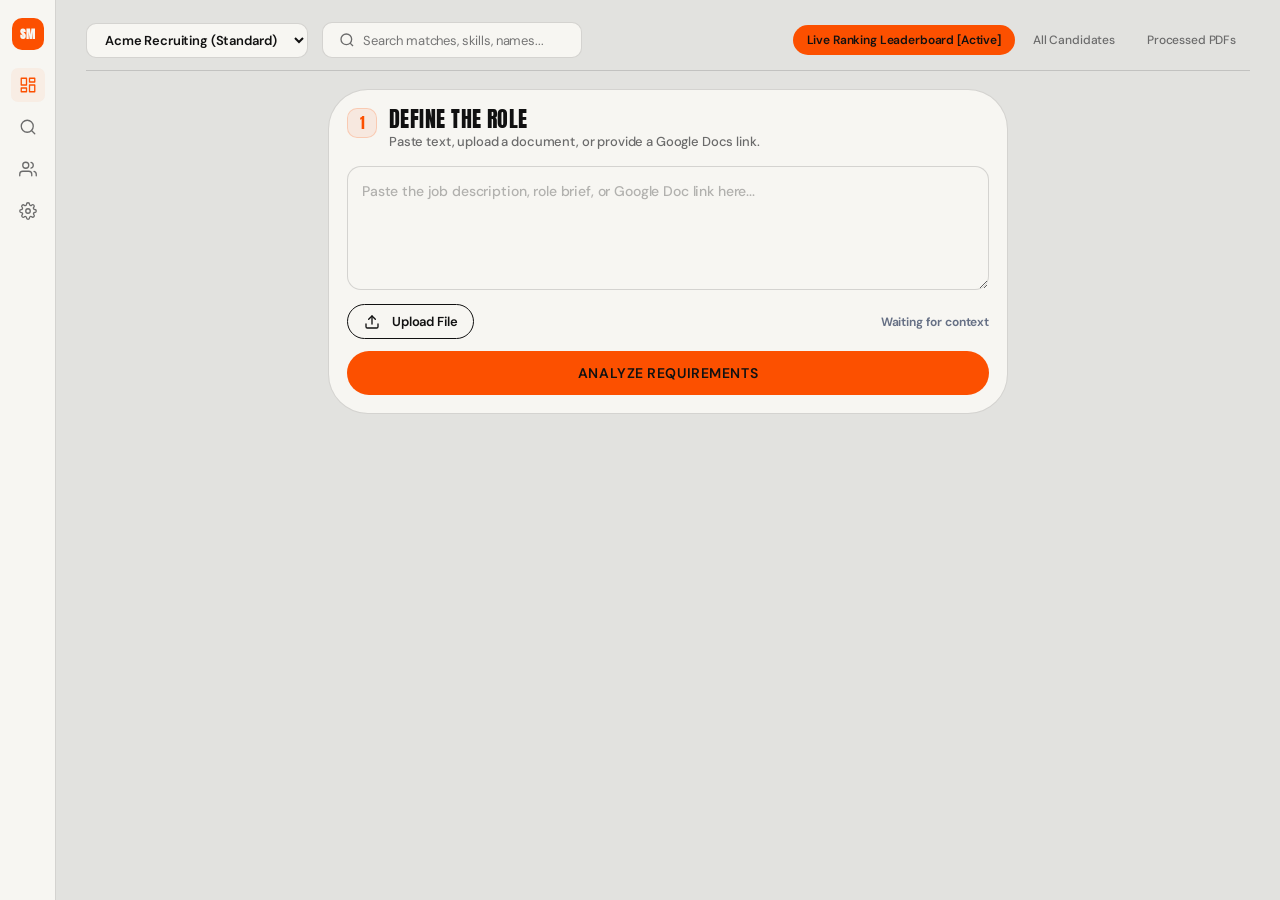
<file: static/dashboard.html>
<!DOCTYPE html>
<html lang="en">
<head>
  <meta charset="UTF-8">
  <meta name="viewport" content="width=device-width, initial-scale=1.0">
  <meta name="description" content="ScoutMind Recruiter Dashboard — Evaluate, score, and rank candidate pools with AI-powered precision.">
  <title>ScoutMind | Recruiter Dashboard</title>
  <link rel="icon" href="data:image/svg+xml,<svg xmlns='http://www.w3.org/2000/svg' viewBox='0 0 100 100'><text y='.9em' font-size='90'>🧠</text></svg>">
  <link rel="stylesheet" href="/static/styles.css">
</head>
<body class="page-dashboard">

  <div class="app-container">

    <!-- ═══ TIER 1: GLOBAL UTILITY ICON NAV DOCK ════════════════════════════ -->
    <nav class="global-dock">
      <div class="dock-top">
        <div class="dock-logo" title="ScoutMind">SM</div>
        <div class="dock-items">
          <!-- Dashboard Grid Icon (Active) -->
          <div class="dock-item active" title="Dashboard">
            <svg viewBox="0 0 24 24"><rect x="3" y="3" width="7" height="9"></rect><rect x="14" y="3" width="7" height="5"></rect><rect x="14" y="12" width="7" height="9"></rect><rect x="3" y="16" width="7" height="5"></rect></svg>
          </div>
          <!-- Search Mirror Icon -->
          <div class="dock-item" title="Search">
            <svg viewBox="0 0 24 24"><circle cx="11" cy="11" r="8"></circle><line x1="21" y1="21" x2="16.65" y2="16.65"></line></svg>
          </div>
          <!-- Candidates Directory Icon -->
          <div class="dock-item" title="Candidates">
            <svg viewBox="0 0 24 24"><path d="M17 21v-2a4 4 0 0 0-4-4H5a4 4 0 0 0-4 4v2"></path><circle cx="9" cy="7" r="4"></circle><path d="M23 21v-2a4 4 0 0 0-3-3.87"></path><path d="M16 3.13a4 4 0 0 1 0 7.75"></path></svg>
          </div>
          <!-- Settings Gear Icon -->
          <div class="dock-item" title="Settings">
            <svg viewBox="0 0 24 24"><circle cx="12" cy="12" r="3"></circle><path d="M19.4 15a1.65 1.65 0 0 0 .33 1.82l.06.06a2 2 0 1 1-2.83 2.83l-.06-.06a1.65 1.65 0 0 0-1.82-.33 1.65 1.65 0 0 0-1 1.51V21a2 2 0 0 1-4 0v-.09A1.65 1.65 0 0 0 9 19.4a1.65 1.65 0 0 0-1.82.33l-.06.06a2 2 0 1 1-2.83-2.83l.06-.06a1.65 1.65 0 0 0 .33-1.82 1.65 1.65 0 0 0-1.51-1H3a2 2 0 0 1 0-4h.09A1.65 1.65 0 0 0 4.6 9a1.65 1.65 0 0 0-.33-1.82l-.06-.06a2 2 0 1 1 2.83-2.83l.06.06a1.65 1.65 0 0 0 1.82.33H9a1.65 1.65 0 0 0 1-1.51V3a2 2 0 0 1 4 0v.09a1.65 1.65 0 0 0 1 1.51 1.65 1.65 0 0 0 1.82-.33l.06-.06a2 2 0 1 1 2.83 2.83l-.06.06a1.65 1.65 0 0 0-.33 1.82V9a1.65 1.65 0 0 0 1.51 1H21a2 2 0 0 1 0 4h-.09a1.65 1.65 0 0 0-1.51 1z"></path></svg>
          </div>
        </div>
      </div>
      <!-- Clean base: no user avatar block -->
    </nav>

    <!-- Layout: icon dock + full-width canvas (no sidebar) -->

    <!-- ═══ TIER 3: MAIN WORKSPACE ENGINE CANVAS ═════════════════════════════ -->
    <main class="main-canvas">
      
      <!-- Top Sub-Navigation Header -->
      <header class="top-subnav">
        <div class="subnav-left">
          <select class="workspace-selector" id="workspaceSelect">
            <option>Acme Recruiting (Standard)</option>
            <option>Engineering Team</option>
          </select>
          <div class="omni-search-wrapper">
            <svg viewBox="0 0 24 24"><circle cx="11" cy="11" r="8"></circle><line x1="21" y1="21" x2="16.65" y2="16.65"></line></svg>
            <input type="text" id="omniSearch" placeholder="Search matches, skills, names..." autocomplete="off">
          </div>
        </div>
        <div class="subnav-tabs">
          <div class="subnav-tab active">Live Ranking Leaderboard [Active]</div>
          <div class="subnav-tab">All Candidates</div>
          <div class="subnav-tab">Processed PDFs</div>
        </div>
      </header>

      <!-- Two-Step AI Evaluation Workflow -->
      <section class="evaluation-workflow wizard-mode" id="workflowSection">
        <div class="workflow-card job-description-card active-step" id="step1Card">
          <div class="workflow-card-header">
            <span class="workflow-step">1</span>
            <div>
              <h2>Define the Role</h2>
              <p>Paste text, upload a document, or provide a Google Docs link.</p>
            </div>
          </div>
          <textarea id="jobDescriptionInput" class="job-description-input" placeholder="Paste the job description, role brief, or Google Doc link here..."></textarea>
          
          <div class="workflow-actions-new">
            <div class="jd-upload-wrapper">
              <label class="btn-outline jd-upload-action" for="jobDescriptionFile">
                 <svg viewBox="0 0 24 24" width="16" height="16" stroke="currentColor" stroke-width="2" fill="none" stroke-linecap="round" stroke-linejoin="round" style="margin-right: 6px;"><path d="M21 15v4a2 2 0 0 1-2 2H5a2 2 0 0 1-2-2v-4"></path><polyline points="17 8 12 3 7 8"></polyline><line x1="12" y1="3" x2="12" y2="15"></line></svg>
                 Upload File
              </label>
              <input type="file" id="jobDescriptionFile" accept=".pdf,.txt,.doc,.docx,.xls,.xlsx,application/pdf,application/msword,application/vnd.openxmlformats-officedocument.wordprocessingml.document,application/vnd.ms-excel,application/vnd.openxmlformats-officedocument.spreadsheetml.sheet" style="display: none;">
              <span class="workflow-status" id="jobDescriptionStatus">Waiting for context</span>
            </div>
            <button class="btn-primary analyze-btn" id="analyzeReqBtn">Analyze Requirements</button>
          </div>
        </div>

        <div class="workflow-card upload-zone step-hidden" id="uploadZone">
          <div class="workflow-card-header">
            <span class="workflow-step">2</span>
            <div>
              <h2>Upload Candidates</h2>
              <p>Drop resumes, portfolios, or tracking spreadsheets.</p>
            </div>
          </div>
          <div class="upload-icon-container" id="uploadIconContainer">
            <svg viewBox="0 0 24 24"><path d="M21 15v4a2 2 0 0 1-2 2H5a2 2 0 0 1-2-2v-4M17 8l-5-5-5 5M12 3v12"/></svg>
          </div>
          <h3 class="upload-title">Drag &amp; drop candidate files here</h3>
          <p class="upload-caption">Supports PDF, Word, Excel, TXT, JSON (up to 200MB)</p>

          <input type="file" id="fileInput" multiple accept=".pdf,.txt,.doc,.docx,.xls,.xlsx,.json,application/pdf,application/msword,application/vnd.openxmlformats-officedocument.wordprocessingml.document,application/vnd.ms-excel,application/vnd.openxmlformats-officedocument.spreadsheetml.sheet,application/json" style="display: none;">

          <div class="file-tags-list" id="fileList"></div>

          <div class="upload-actions-row">
            <button class="btn-outline" onclick="document.getElementById('fileInput').click()">Browse Files</button>
            <button class="btn-primary" id="executeBtn">Evaluate Candidates</button>
          </div>
        </div>
      </section>
      <!-- Intermediary UX Banner -->
      <div id="evaluationBanner" class="evaluation-banner hidden-results">
        <div class="banner-content">
          <span class="banner-icon">✨</span>
          <span id="bannerSummaryText" class="banner-summary">Analyzing candidates...</span>
        </div>
        <div class="banner-progress-bar">
          <div id="bannerProgressFill" class="banner-progress-fill"></div>
        </div>
      </div>

      <!-- Micro-Analytics Metric Card Matrix -->
      <section class="analytics-matrix hidden-results" id="analyticsMatrix">
        <!-- 1. Processing Power -->
        <div class="analytics-card">
          <span class="analytics-label">
            <svg viewBox="0 0 24 24"><polygon points="13 2 3 14 12 14 11 22 21 10 12 10 13 2"/></svg>
            Processing Power
          </span>
          <div class="analytics-value-row">
            <span class="analytics-value" id="metricProcessing">1.2s</span>
            <span class="analytics-badge blue">
              <span class="status-node"></span>
              Live
            </span>
          </div>
        </div>
        <!-- 2. Cost Saved -->
        <div class="analytics-card">
          <span class="analytics-label">
            <svg viewBox="0 0 24 24"><rect x="3" y="4" width="18" height="18" rx="2" ry="2"></rect><line x1="16" y1="2" x2="16" y2="6"></line><line x1="8" y1="2" x2="8" y2="6"></line><line x1="3" y1="10" x2="21" y2="10"></line></svg>
            Cost Saved
          </span>
          <div class="analytics-value-row">
            <span class="analytics-value" id="metricCost">$14.2k</span>
            <span class="analytics-badge gray">Streamlined</span>
          </div>
        </div>
        <!-- 3. Top Skill Match -->
        <div class="analytics-card">
          <span class="analytics-label">
            <svg viewBox="0 0 24 24"><path d="M12 2L2 7l10 5 10-5-10-5zM2 17l10 5 10-5M2 12l10 5 10-5"/></svg>
            Top Skill Match
          </span>
          <div class="analytics-value-row">
            <span class="analytics-value" id="metricSkill">Pytorch</span>
            <span class="analytics-badge gray">Matrix</span>
          </div>
        </div>
        <!-- 4. Red Flags Density -->
        <div class="analytics-card">
          <span class="analytics-label">
            <svg viewBox="0 0 24 24"><path d="M10.29 3.86L1.82 18a2 2 0 0 0 1.71 3h16.94a2 2 0 0 0 1.71-3L13.71 3.86a2 2 0 0 0-3.42 0z"></path><line x1="12" y1="9" x2="12" y2="13"></line><line x1="12" y1="17" x2="12.01" y2="17"></line></svg>
            Red Flags Density
          </span>
          <div class="analytics-value-row">
            <span class="analytics-value" id="metricFlags">Low (4%)</span>
            <span class="analytics-badge green" id="metricFlagsBadge">
              <span class="status-node"></span>
              Low
            </span>
          </div>
        </div>
      </section>

      <!-- Live Data Grid Leaderboard -->
      <section class="leaderboard-container hidden-results" id="leaderboardContainer">
        <div class="leaderboard-title-row">
          <h2>🏆 Live Ranking Leaderboard</h2>
          <div class="leaderboard-sort-bar">
            <span class="sort-text">Sort by:</span>
            <button class="sort-button active" data-sort="score">Score</button>
            <button class="sort-button" data-sort="tech_depth">Tech Depth</button>
            <button class="sort-button" data-sort="name">Name</button>
          </div>
        </div>

        <table class="data-table">
          <thead>
            <tr>
              <th class="col-rank">Rank</th>
              <th>Candidate</th>
              <th>Match Score</th>
              <th>Key Tech Depth</th>
              <th>Culture Alignment</th>
              <th>Fit Justification</th>
              <th>Tags</th>
            </tr>
          </thead>
          <tbody id="leaderboard">
            <tr>
              <td colspan="7">
                <div class="leaderboard-empty">No candidates evaluated yet. Please drop resume PDFs above to launch the AI ranking engine.</div>
              </td>
            </tr>
          </tbody>
        </table>
      </section>

      <!-- All Candidates Master View -->
      <section class="leaderboard-container hidden-results" id="allCandidatesView" style="display: none;">
        <div class="leaderboard-title-row">
          <div>
            <button class="btn-outline" id="backToDashboardBtn" style="margin-bottom: 12px; padding: 6px 12px; font-size: 13px;">
              ← Back to Dashboard
            </button>
            <h2>📋 All Candidates (Unfiltered)</h2>
          </div>
        </div>

        <table class="data-table">
          <thead>
            <tr>
              <th>Candidate Name</th>
              <th>Current Company/Role</th>
              <th>Experience Years</th>
              <th>Overall Match Score</th>
              <th>Status Tag</th>
            </tr>
          </thead>
          <tbody id="allCandidatesTableBody">
            <tr>
              <td colspan="5">
                <div class="leaderboard-empty">No candidates evaluated yet.</div>
              </td>
            </tr>
          </tbody>
        </table>
      </section>

    </main>

  </div><!-- /.app-container -->

  <!-- ─── DETAILS DRAWER ─────────────────────────────────────────────────── -->
  <div class="drawer-backdrop" id="drawerBackdrop"></div>
  <aside class="detail-drawer" id="detailDrawer">
    <div class="drawer-header">
      <h2 id="drawerTitle">Candidate Profile Details</h2>
      <button class="drawer-close" id="drawerClose">&times;</button>
    </div>
    <div class="drawer-body" id="drawerBody">
      <!-- Loaded dynamically -->
    </div>
  </aside>

  <!-- ─── LOADING OVERLAY ────────────────────────────────────────────────── -->
  <div class="loading-overlay" id="loadingOverlay">
    <div class="spinner"></div>
    <div class="progress-bar-track">
      <div class="progress-bar-fill" id="progressFill"></div>
    </div>
    <div class="loading-text" id="loadingText">Analyzing candidate resumes...</div>
  </div>

  <script src="/static/script.js"></script>
</body>
</html>
</file>
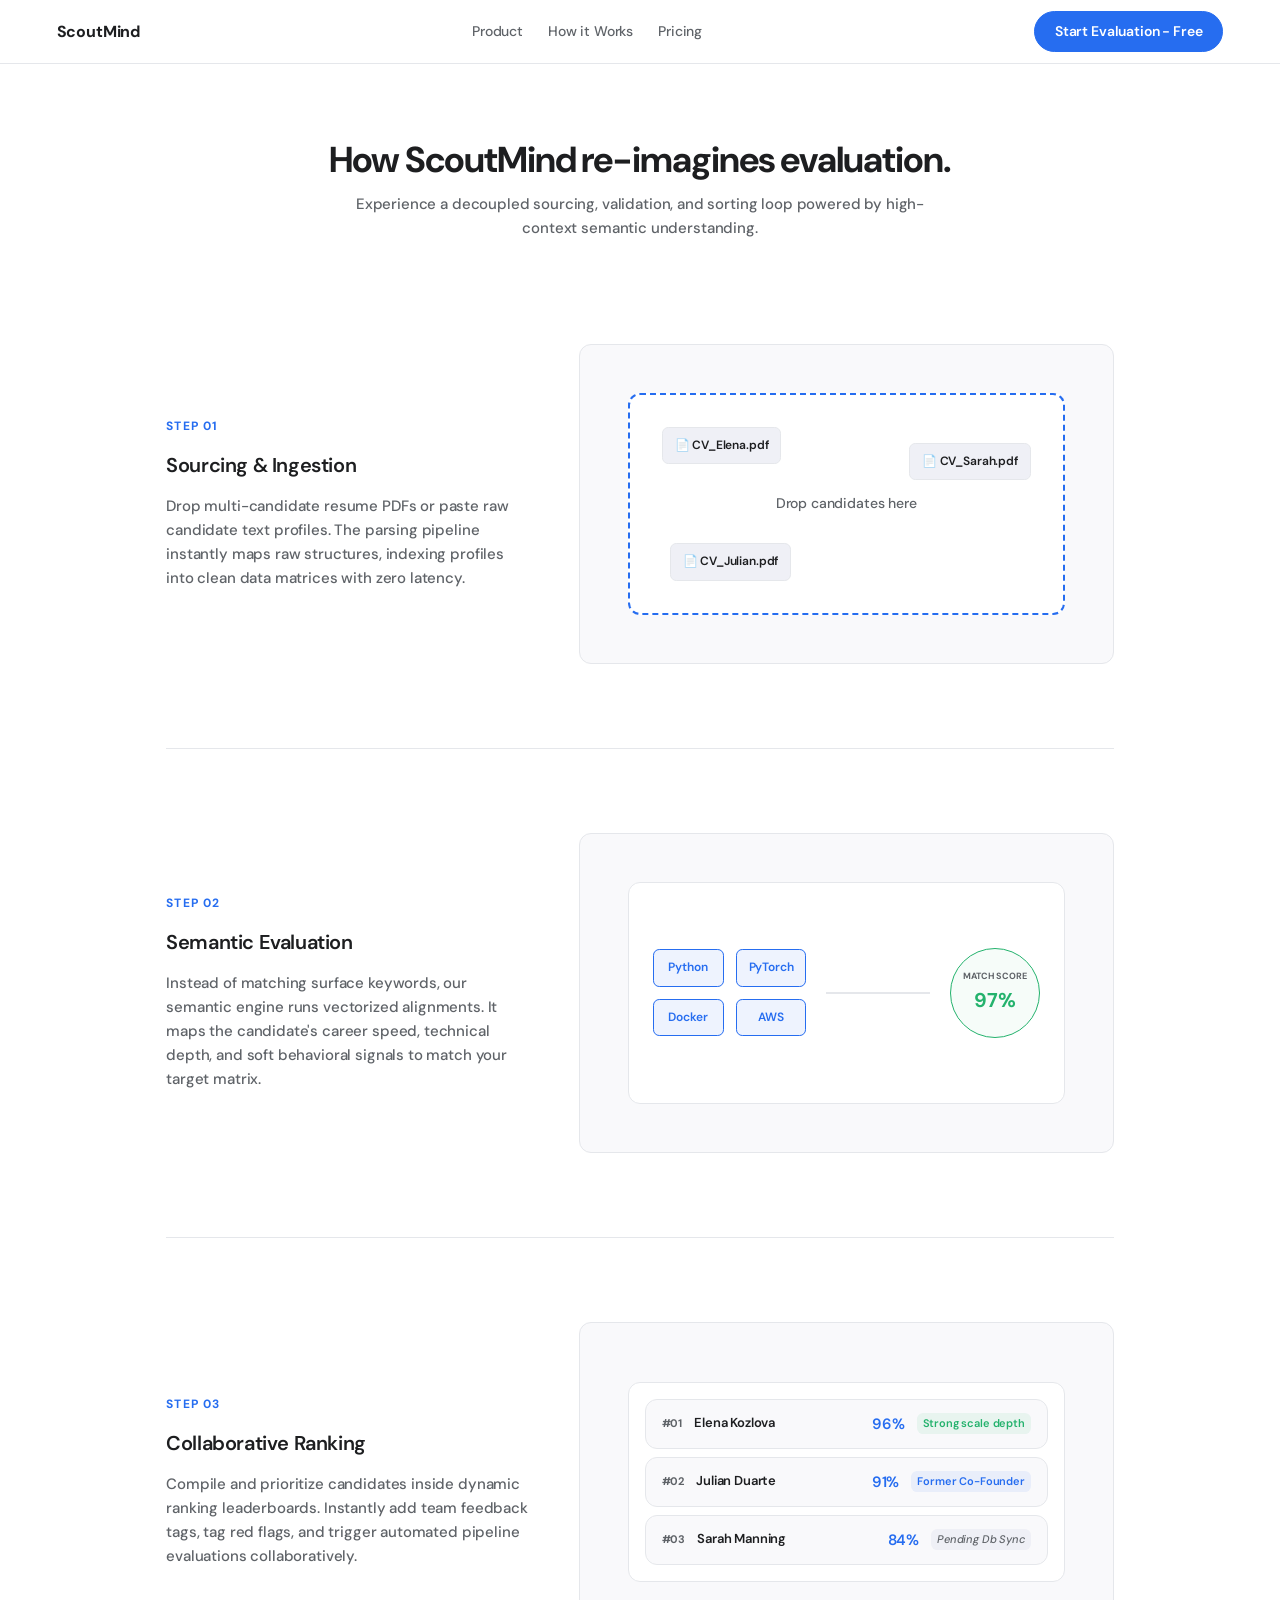
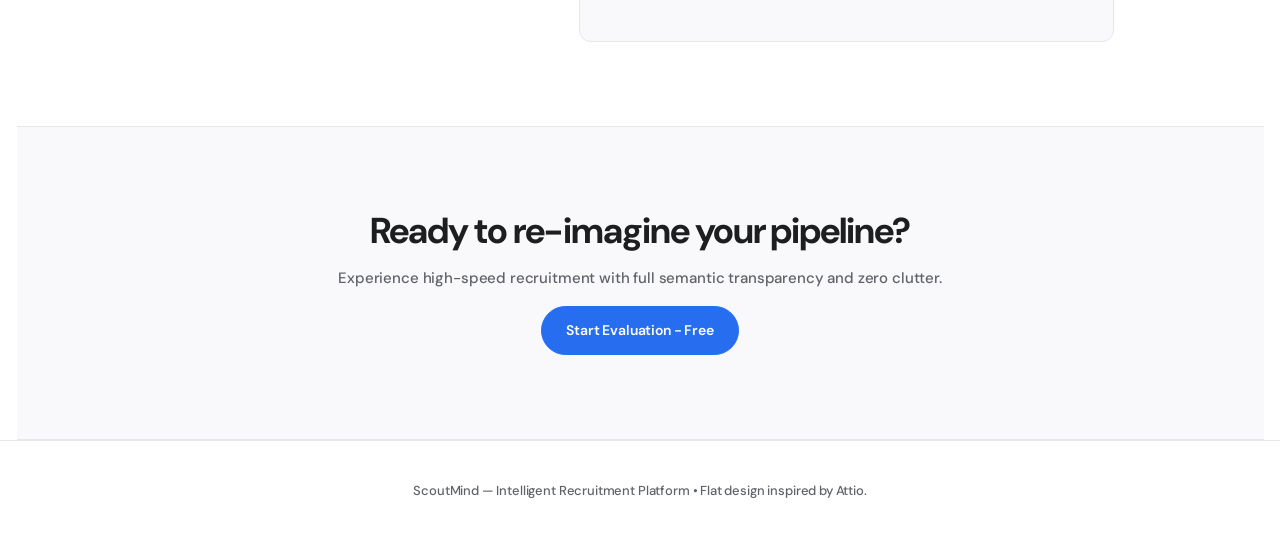
<file: static/how.html>
<!DOCTYPE html>
<html lang="en">
<head>
  <meta charset="UTF-8">
  <meta name="viewport" content="width=device-width, initial-scale=1.0">
  <meta name="description" content="How it Works — Discover the ScoutMind semantic matching and evaluation framework.">
  <title>How it Works — ScoutMind</title>
  <link rel="icon" href="data:image/svg+xml,<svg xmlns='http://www.w3.org/2000/svg' viewBox='0 0 100 100'><text y='.9em' font-size='90'>🧠</text></svg>">
  <link rel="stylesheet" href="/static/styles.css">
  <style>
    @import url('https://fonts.googleapis.com/css2?family=Inter:wght@400;500;600;700&display=swap');

    :root {
      /* Architectural Colors */
      --color-cloud-white: #ffffff;
      --color-faint-fog: #f9f9fb;
      --color-polar-mist: #eff0f6;
      --color-light-ash: #e5e7eb;
      --color-graphite: #5f6368;
      --color-deep-charcoal: #1d1e20;
      --color-active-indigo: #266df0;
      
      /* Precision Typography (Letter Tracking is CRUCIAL) */
      --font-primary: 'Inter', sans-serif;
      --text-display: 56px;
      --leading-display: 1.1;
      --tracking-display: -0.03em;
      --text-heading-lg: 32px;
      --text-body-sm: 15px;
      --leading-body-sm: 1.6;
      --tracking-body: -0.01em;
      
      /* Shapes & Curves */
      --page-max-width: 1247px;
      --radius-buttons: 9999px;
      --radius-default: 6.26px;
      --radius-xl: 12.53px;
      
      /* Attio Dynamic Motion Profile (Strict Bezier) */
      --transition-smooth: all 0.3s cubic-bezier(0.16, 1, 0.3, 1);
    }
  </style>
</head>
<body class="page-landing">

  <!-- ═══ NAVIGATION ═══════════════════════════════════════════════════════ -->
  <nav class="landing-nav">
    <div class="landing-nav-inner">
      <a href="/" class="nav-brand">ScoutMind</a>
      <div class="nav-links">
        <a href="/#product" class="nav-link">Product</a>
        <a href="/how-it-works" class="nav-link active">How it Works</a>
        <a href="/pricing" class="nav-link">Pricing</a>
      </div>
      <a href="/login" class="btn-primary">Start Evaluation - Free</a>
    </div>
  </nav>

  <!-- ═══ TOP HEADER ═══════════════════════════════════════════════════════ -->
  <section class="hero-section" style="padding-bottom: 20px;">
    <h1 class="display-title-md" style="font-size: 36px; max-width: 800px; margin: 0 auto;">How ScoutMind re-imagines evaluation.</h1>
    <p class="hero-subtext" style="max-width: 600px; margin-top: 12px;">Experience a decoupled sourcing, validation, and sorting loop powered by high-context semantic understanding.</p>
  </section>

  <!-- ═══ STEPS PIPELINE ═══════════════════════════════════════════════════ -->
  <div class="steps-pipeline" style="max-width: 1247px; margin: 0 auto; padding: 0 20px;">

    <!-- Step 1: Ingestion & Parsing -->
    <section class="step-section scroll-reveal" id="step-ingestion">
      <div class="step-content">
        <span class="step-num">Step 01</span>
        <h2 class="display-title-sm">Sourcing & Ingestion</h2>
        <p>Drop multi-candidate resume PDFs or paste raw candidate text profiles. The parsing pipeline instantly maps raw structures, indexing profiles into clean data matrices with zero latency.</p>
      </div>
      <div class="step-visual">
        <div class="ingestion-zone" id="ingestionZone">
          <div class="pdf-icon icon-1">📄 CV_Elena.pdf</div>
          <div class="pdf-icon icon-2">📄 CV_Julian.pdf</div>
          <div class="pdf-icon icon-3">📄 CV_Sarah.pdf</div>
          <div class="drop-zone-text">Drop candidates here</div>
        </div>
      </div>
    </section>

    <!-- Step 2: Semantic Evaluation -->
    <section class="step-section scroll-reveal" id="step-evaluation">
      <div class="step-content">
        <span class="step-num">Step 02</span>
        <h2 class="display-title-sm">Semantic Evaluation</h2>
        <p>Instead of matching surface keywords, our semantic engine runs vectorized alignments. It maps the candidate's career speed, technical depth, and soft behavioral signals to match your target matrix.</p>
      </div>
      <div class="step-visual">
        <div class="matrix-card">
          <div class="matrix-grid">
            <span class="matrix-node" id="node-python">Python</span>
            <span class="matrix-node" id="node-pytorch">PyTorch</span>
            <span class="matrix-node" id="node-docker">Docker</span>
            <span class="matrix-node" id="node-aws">AWS</span>
          </div>
          <div class="matrix-connector">
            <div class="pulse-line"></div>
          </div>
          <div class="match-score-node">
            <div class="match-score-label">Match Score</div>
            <div class="match-score-value" id="matchValue">0%</div>
          </div>
        </div>
      </div>
    </section>

    <!-- Step 3: Collaborative Ranking -->
    <section class="step-section scroll-reveal" id="step-ranking">
      <div class="step-content">
        <span class="step-num">Step 03</span>
        <h2 class="display-title-sm">Collaborative Ranking</h2>
        <p>Compile and prioritize candidates inside dynamic ranking leaderboards. Instantly add team feedback tags, tag red flags, and trigger automated pipeline evaluations collaboratively.</p>
      </div>
      <div class="step-visual">
        <div class="mini-leaderboard">
          <div class="mini-row" id="row-sarah" data-score="84">
            <span class="mini-rank">#03</span>
            <span class="mini-name">Sarah Manning</span>
            <span class="mini-score">84%</span>
            <span class="mini-note">Pending Db Sync</span>
          </div>
          <div class="mini-row" id="row-elena" data-score="96">
            <span class="mini-rank">#01</span>
            <span class="mini-name">Elena Kozlova</span>
            <span class="mini-score">96%</span>
            <span class="mini-note">Strong scale depth</span>
          </div>
          <div class="mini-row" id="row-julian" data-score="91">
            <span class="mini-rank">#02</span>
            <span class="mini-name">Julian Duarte</span>
            <span class="mini-score">91%</span>
            <span class="mini-note">Former Co-Founder</span>
          </div>
        </div>
      </div>
    </section>

  </div>

  <!-- ═══ CTA SECTION ══════════════════════════════════════════════════════ -->
  <section class="cta-section">
    <div class="cta-inner">
      <h2 class="display-title-md cta-headline">Ready to re-imagine your pipeline?</h2>
      <p class="cta-subtext">Experience high-speed recruitment with full semantic transparency and zero clutter.</p>
      <a href="/login" class="btn-primary" style="padding: 12px 24px;">Start Evaluation - Free</a>
    </div>
  </section>

  <!-- ═══ FOOTER ═══════════════════════════════════════════════════════════ -->
  <footer class="landing-footer">
    ScoutMind — Intelligent Recruitment Platform &bull; Flat design inspired by Attio.
  </footer>

  <script src="/static/script.js"></script>
</body>
</html>
</file>
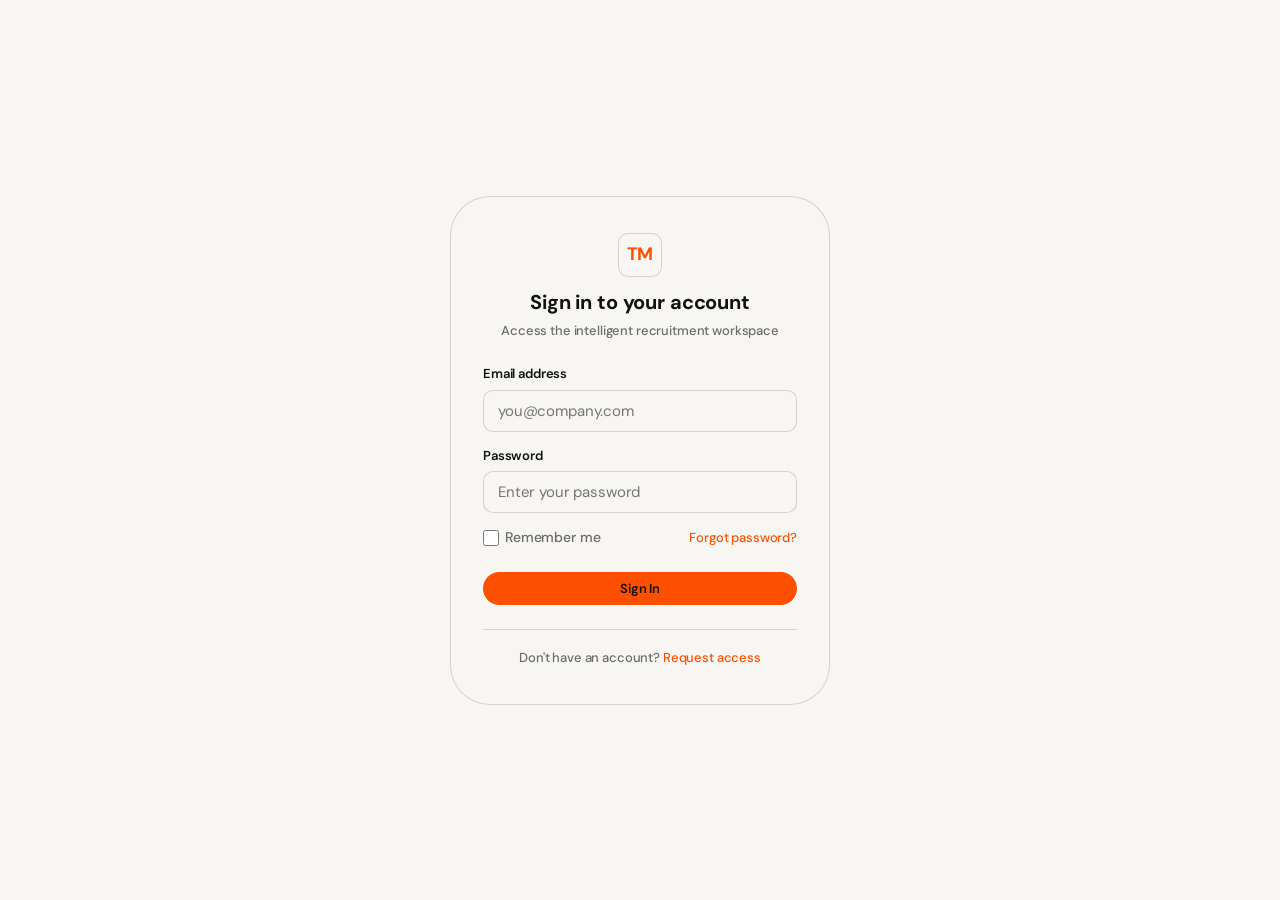
<file: static/login.html>
<!DOCTYPE html>
<html lang="en">
<head>
  <meta charset="UTF-8">
  <meta name="viewport" content="width=device-width, initial-scale=1.0">
  <meta name="description" content="Sign in to ScoutMind to access the recruitment platform.">
  <title>ScoutMind — Sign In</title>
  <link rel="icon" href="data:image/svg+xml,<svg xmlns='http://www.w3.org/2000/svg' viewBox='0 0 100 100'><text y='.9em' font-size='90'>🧠</text></svg>">
  <link rel="stylesheet" href="/static/styles.css">
</head>
<body class="page-login">

  <div class="login-card">
    <div class="login-header">
      <div class="login-logo-box">TM</div>
      <div class="login-title-group">
        <h2>Sign in to your account</h2>
        <p>Access the intelligent recruitment workspace</p>
      </div>
    </div>

    <form class="login-form" id="loginForm">
      <div class="form-field">
        <label for="loginEmail" class="form-label">Email address</label>
        <input type="email" id="loginEmail" class="form-input" placeholder="you@company.com" required autocomplete="email">
      </div>

      <div class="form-field">
        <label for="loginPassword" class="form-label">Password</label>
        <input type="password" id="loginPassword" class="form-input" placeholder="Enter your password" required autocomplete="current-password">
      </div>

      <div class="form-row">
        <label class="form-checkbox-label">
          <input type="checkbox" id="loginRemember">
          <span>Remember me</span>
        </label>
        <a href="#" class="form-link">Forgot password?</a>
      </div>

      <button type="submit" class="btn-primary" style="margin-top: 10px;">Sign In</button>
    </form>

    <div class="login-alt">
      <span>Don't have an account? </span>
      <a href="/login" class="form-link">Request access</a>
    </div>
  </div>

  <script>
    // Minimal session cookie setter and redirect to dashboard
    document.getElementById('loginForm').addEventListener('submit', function(e) {
      e.preventDefault();
      // Set a short-lived session cookie for gating (path=/)
      document.cookie = 'tm_session=1; path=/; max-age=' + (60 * 60 * 24);
      window.location.href = '/dashboard';
    });
  </script>
</body>
</html>
</file>
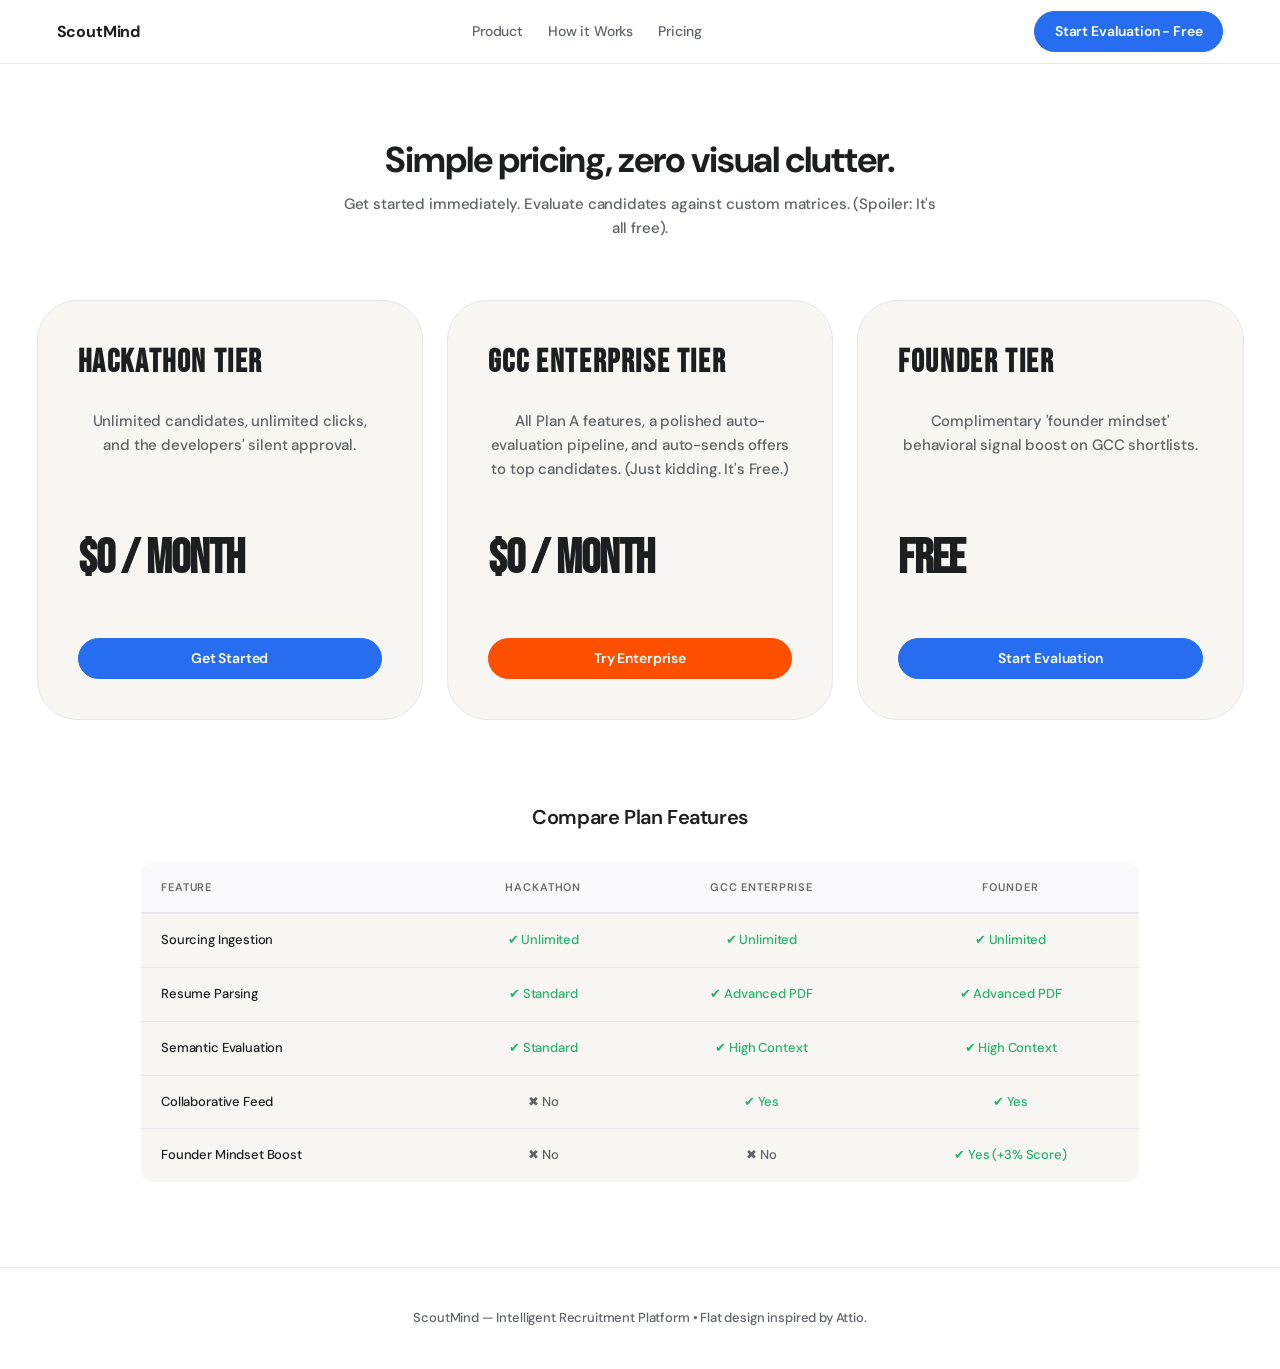
<file: static/pricing.html>
<!DOCTYPE html>
<html lang="en">
<head>
  <meta charset="UTF-8">
  <meta name="viewport" content="width=device-width, initial-scale=1.0">
  <meta name="description" content="Pricing Plans — Choose a recruitment plan that fits your evaluation requirements.">
  <title>Pricing Plans — ScoutMind</title>
  <link rel="icon" href="data:image/svg+xml,<svg xmlns='http://www.w3.org/2000/svg' viewBox='0 0 100 100'><text y='.9em' font-size='90'>🧠</text></svg>">
  <link rel="stylesheet" href="/static/styles.css">
  <style>
    @import url('https://fonts.googleapis.com/css2?family=Inter:wght@400;500;600;700&family=Bebas+Neue&family=DM+Sans:wght@500&display=swap');

    :root {
      /* Architectural Colors */
      --color-cloud-white: #ffffff;
      --color-faint-fog: #f9f9fb;
      --color-polar-mist: #eff0f6;
      --color-light-ash: #e5e7eb;
      --color-graphite: #5f6368;
      --color-deep-charcoal: #1d1e20;
      --color-active-indigo: #266df0;
      
      /* Precision Typography (Letter Tracking is CRUCIAL) */
      --font-primary: 'Inter', sans-serif;
      --text-display: 56px;
      --leading-display: 1.1;
      --tracking-display: -0.03em;
      --text-heading-lg: 32px;
      --text-body-sm: 15px;
      --leading-body-sm: 1.6;
      --tracking-body: -0.01em;
      
      /* Shapes & Curves */
      --page-max-width: 1247px;
      --radius-buttons: 9999px;
      --radius-default: 6.26px;
      --radius-xl: 12.53px;
      
      /* Attio Dynamic Motion Profile (Strict Bezier) */
      --transition-smooth: all 0.3s cubic-bezier(0.16, 1, 0.3, 1);
    }
    
    .pricing-container {
      display: grid !important;
      grid-template-columns: repeat(3, 1fr) !important;
      gap: 24px;
    }
    .pricing-card {
      background-color: #f7f6f2 !important;
      border-radius: 40px !important;
      border: 1px solid #e5e7eb !important;
      padding: 40px !important;
      display: flex;
      flex-direction: column;
      align-items: flex-start;
      box-shadow: none !important;
    }
    .pricing-card h4 {
      font-family: 'Bebas Neue', sans-serif !important;
      font-size: 32px !important;
      letter-spacing: 0.05em;
      margin-bottom: 8px;
    }
    .pricing-card p {
      flex: 1;
    }
    .pricing-card .pricing-price {
      font-family: 'Bebas Neue', sans-serif !important;
      font-size: 48px !important;
      margin: 24px 0 !important;
    }
    .pricing-card .btn-primary {
      width: 100%;
    }
    .pricing-card.premium .btn-primary {
      background-color: #fc5000 !important;
      border-color: #fc5000 !important;
      color: #ffffff !important;
    }
    .pricing-card.premium .btn-primary:hover {
      background-color: #111111 !important;
      border-color: #111111 !important;
    }
    
    table.data-table td {
      font-family: 'DM Sans', sans-serif !important;
      font-weight: 500 !important;
    }
  </style>
</head>
<body class="page-landing">

  <!-- ═══ NAVIGATION ═══════════════════════════════════════════════════════ -->
  <nav class="landing-nav">
    <div class="landing-nav-inner">
      <a href="/" class="nav-brand">ScoutMind</a>
      <div class="nav-links">
        <a href="/#product" class="nav-link">Product</a>
        <a href="/how-it-works" class="nav-link">How it Works</a>
        <a href="/pricing" class="nav-link active">Pricing</a>
      </div>
      <a href="/login" class="btn-primary">Start Evaluation - Free</a>
    </div>
  </nav>

  <!-- ═══ TOP HEADER ═══════════════════════════════════════════════════════ -->
  <section class="hero-section" style="padding-bottom: 20px;">
    <h1 class="display-title-md" style="font-size: 36px;">Simple pricing, zero visual clutter.</h1>
    <p class="hero-subtext" style="max-width: 600px; margin-top: 12px;">Get started immediately. Evaluate candidates against custom matrices. (Spoiler: It's all free).</p>
  </section>

  <!-- ═══ PRICING GRID ═════════════════════════════════════════════════════ -->
  <section class="pricing-grid-section" style="max-width: 1247px; margin: 0 auto; padding: 40px 20px 84px;">
    <div class="pricing-container">
      <div class="pricing-card">
        <h4>Hackathon Tier</h4>
        <p>Unlimited candidates, unlimited clicks, and the developers' silent approval.</p>
        <div class="pricing-price">$0 / month</div>
        <a href="/login" class="btn-primary">Get Started</a>
      </div>
      <div class="pricing-card premium">
        <h4>GCC Enterprise Tier</h4>
        <p>All Plan A features, a polished auto-evaluation pipeline, and auto-sends offers to top candidates. (Just kidding. It's Free.)</p>
        <div class="pricing-price">$0 / month</div>
        <a href="/login" class="btn-primary">Try Enterprise</a>
      </div>
      <div class="pricing-card">
        <h4>Founder Tier</h4>
        <p>Complimentary 'founder mindset' behavioral signal boost on GCC shortlists.</p>
        <div class="pricing-price">Free</div>
        <a href="/login" class="btn-primary">Start Evaluation</a>
      </div>
    </div>

    <!-- ═══ COMPARISON GRID ═══════════════════════════════════════════════ -->
    <div class="comparison-section" style="margin-top: 84px;">
      <h3 class="display-title-sm" style="margin-bottom: 32px; text-align: center;">Compare Plan Features</h3>
      
      <table class="data-table" style="max-width: 1000px; margin: 0 auto; background: #ffffff; border: 1px solid var(--color-light-ash); border-radius: var(--radius-xl); overflow: hidden;">
        <thead>
          <tr style="background: var(--color-faint-fog);">
            <th style="padding: 16px 20px;">Feature</th>
            <th style="padding: 16px 20px; text-align: center;">Hackathon</th>
            <th style="padding: 16px 20px; text-align: center;">GCC Enterprise</th>
            <th style="padding: 16px 20px; text-align: center;">Founder</th>
          </tr>
        </thead>
        <tbody>
          <tr>
            <td style="padding: 16px 20px; font-weight: 600;">Sourcing Ingestion</td>
            <td style="padding: 16px 20px; text-align: center; color: var(--color-match-green);">✔ Unlimited</td>
            <td style="padding: 16px 20px; text-align: center; color: var(--color-match-green);">✔ Unlimited</td>
            <td style="padding: 16px 20px; text-align: center; color: var(--color-match-green);">✔ Unlimited</td>
          </tr>
          <tr>
            <td style="padding: 16px 20px; font-weight: 600;">Resume Parsing</td>
            <td style="padding: 16px 20px; text-align: center; color: var(--color-match-green);">✔ Standard</td>
            <td style="padding: 16px 20px; text-align: center; color: var(--color-match-green);">✔ Advanced PDF</td>
            <td style="padding: 16px 20px; text-align: center; color: var(--color-match-green);">✔ Advanced PDF</td>
          </tr>
          <tr>
            <td style="padding: 16px 20px; font-weight: 600;">Semantic Evaluation</td>
            <td style="padding: 16px 20px; text-align: center; color: var(--color-match-green);">✔ Standard</td>
            <td style="padding: 16px 20px; text-align: center; color: var(--color-match-green);">✔ High Context</td>
            <td style="padding: 16px 20px; text-align: center; color: var(--color-match-green);">✔ High Context</td>
          </tr>
          <tr>
            <td style="padding: 16px 20px; font-weight: 600;">Collaborative Feed</td>
            <td style="padding: 16px 20px; text-align: center; color: var(--color-graphite);">✖ No</td>
            <td style="padding: 16px 20px; text-align: center; color: var(--color-match-green);">✔ Yes</td>
            <td style="padding: 16px 20px; text-align: center; color: var(--color-match-green);">✔ Yes</td>
          </tr>
          <tr>
            <td style="padding: 16px 20px; font-weight: 600;">Founder Mindset Boost</td>
            <td style="padding: 16px 20px; text-align: center; color: var(--color-graphite);">✖ No</td>
            <td style="padding: 16px 20px; text-align: center; color: var(--color-graphite);">✖ No</td>
            <td style="padding: 16px 20px; text-align: center; color: var(--color-match-green);">✔ Yes (+3% Score)</td>
          </tr>
        </tbody>
      </table>
    </div>
  </section>

  <!-- ═══ FOOTER ═══════════════════════════════════════════════════════════ -->
  <footer class="landing-footer">
    ScoutMind — Intelligent Recruitment Platform &bull; Flat design inspired by Attio.
  </footer>

  <script src="/static/script.js"></script>
</body>
</html>
</file>
<file: static/styles.css>
@import url('https://fonts.googleapis.com/css2?family=Anton&family=DM+Sans:opsz,wght@9..40,400;9..40,500;9..40,600;9..40,700&display=swap');

/* ═══════════════════════════════════════════════════════════════════════════
   ScoutMind — Brutalist Architectural Design System
   Flat borders. Zero shadows. Zero gradients. Concrete + Cream palette.
   ═══════════════════════════════════════════════════════════════════════════ */

:root {
  /* ── Color Palette — Brutalist Tokens ────────────────────────────────────── */
  --color-cloud-white: #f7f6f2;
  --color-faint-fog: #f7f6f2;
  --color-polar-mist: #ebe9e4;
  --color-light-ash: rgba(17, 17, 17, 0.15);
  --color-deep-charcoal: #111111;
  --color-muted-graphite: #6b6b6b;
  --color-active-indigo: #fc5000;
  --color-active-indigo-hover: #e04800;
  --color-accent-green: #1a7a42;
  --color-accent-green-bg: #e8f5e9;
  --color-accent-red: #c62828;
  --color-accent-red-bg: #fce4e4;
  --color-accent-amber: #d97706;
  --color-accent-amber-bg: #fffbeb;
  --color-concrete-canvas: #e2e2df;
  --color-cream-card: #f7f6f2;
  --color-citra-orange: #fc5000;

  /* ── Typography ─────────────────────────────────────────────────────────── */
  --font-main: 'DM Sans', system-ui, -apple-system, BlinkMacSystemFont, "Segoe UI", Roboto, sans-serif;
  --font-display: 'Anton', sans-serif;

  /* Micro-adjusted values for compact SaaS viewport fitting */
  --text-heading-lg: 18px;
  --text-heading: 15px;
  --text-heading-sm: 11px;
  --text-body: 13px;
  --text-body-sm: 12px;
  --text-caption: 10px;

  /* ── Spatial Layout Constants ────────────────────────────────────────────── */
  --dock-width: 56px;
  --sidebar-width: 252px;
  --canvas-offset: 308px;

  /* ── Corner Radii — Brutalist 40px ──────────────────────────────────────── */
  --radius-card: 40px;
  --radius-button: 800px;
  --radius-tag: 10px;

  /* ── Motion Profile — Stepped brutalist transitions ─────────────────────── */
  --transition-bezier: all 0.15s steps(3);
}

/* ═══════════════════════════════════════════════════════════════════════════
   GLOBAL RESET & BASE STYLES
   ═══════════════════════════════════════════════════════════════════════════ */
*,
*::before,
*::after {
  box-sizing: border-box;
  margin: 0;
  padding: 0;
}

html {
  height: 100%;
  width: 100%;
  font-size: 14px;
}

body {
  font-family: var(--font-main);
  background-color: var(--color-concrete-canvas);
  color: var(--color-deep-charcoal);
  letter-spacing: -0.01em;
  line-height: 1.5;
  min-height: 100vh;
  height: 100%;
  width: 100%;
  overflow-x: hidden;
  font-size: 14px;
  font-weight: 500;
  -webkit-font-smoothing: antialiased;
  -moz-osx-font-smoothing: grayscale;
}

body.page-dashboard {
  height: 100%;
  overflow: hidden;
}

.app-container {
  display: flex;
  width: 100vw;
  height: 100vh;
  min-height: 100vh;
  overflow: hidden;
  position: relative;
}

body.page-landing {
  font-size: 15px;
  line-height: 1.6;
}

input,
select,
button,
textarea {
  font-family: inherit;
  letter-spacing: inherit;
  color: inherit;
  outline: none;
}

a {
  color: var(--color-citra-orange);
  text-decoration: none;
  transition: var(--transition-bezier);
}

a:hover {
  color: var(--color-deep-charcoal);
}

/* ═══════════════════════════════════════════════════════════════════════════
   BUTTONS
   ═══════════════════════════════════════════════════════════════════════════ */
.btn-primary {
  display: inline-flex;
  align-items: center;
  justify-content: center;
  gap: 6px;
  padding: 7px 16px;
  background-color: var(--color-citra-orange);
  color: var(--color-deep-charcoal);
  border: 1px solid transparent;
  border-radius: var(--radius-button);
  font-weight: 600;
  font-size: 13px;
  cursor: pointer;
  white-space: nowrap;
  transition: transform 0.1s steps(2);
}

.btn-primary:hover {
  border: 2px solid var(--color-deep-charcoal);
  margin: -1px;
  transform: none;
}

.btn-primary:active {
  transform: translateY(2px);
}

.btn-primary:disabled {
  background-color: var(--color-polar-mist);
  border-color: var(--color-light-ash);
  color: var(--color-muted-graphite);
  cursor: not-allowed;
  transform: none;
}

.btn-outline {
  display: inline-flex;
  align-items: center;
  justify-content: center;
  gap: 6px;
  padding: 7px 16px;
  background-color: transparent;
  color: var(--color-deep-charcoal);
  border: 1px solid var(--color-deep-charcoal);
  border-radius: var(--radius-button);
  font-weight: 600;
  font-size: 13px;
  cursor: pointer;
  transition: transform 0.1s steps(2);
}

.btn-outline:hover {
  border-width: 2px;
  margin: -1px;
  transform: none;
}

.btn-outline:active {
  transform: translateY(2px);
}

/* ═══════════════════════════════════════════════════════════════════════════
   TIER 1: GLOBAL UTILITY ICON NAV DOCK (Far-Left)
   ═══════════════════════════════════════════════════════════════════════════ */
.global-dock {
  position: fixed;
  left: 0;
  top: 0;
  width: var(--dock-width);
  height: 100vh;
  background-color: var(--color-cream-card);
  border-right: 1px solid var(--color-light-ash);
  display: flex;
  flex-direction: column;
  align-items: center;
  padding: 18px 0;
  z-index: 100;
}

.dock-top {
  display: flex;
  flex-direction: column;
  align-items: center;
  gap: 18px;
  width: 100%;
}

.dock-logo {
  display: flex;
  align-items: center;
  justify-content: center;
  width: 32px;
  height: 32px;
  border-radius: var(--radius-tag);
  background-color: var(--color-citra-orange);
  border: 1px solid transparent;
  font-size: 12px;
  font-weight: 700;
  font-family: var(--font-display);
  color: var(--color-cream-card);
  cursor: pointer;
  transition: var(--transition-bezier);
}

.dock-logo:hover {
  background-color: var(--color-deep-charcoal);
  border-color: transparent;
}

.dock-items {
  display: flex;
  flex-direction: column;
  align-items: center;
  gap: 8px;
  width: 100%;
}

.dock-item {
  display: flex;
  align-items: center;
  justify-content: center;
  width: 34px;
  height: 34px;
  border-radius: 7px;
  color: var(--color-muted-graphite);
  cursor: pointer;
  transition: var(--transition-bezier);
}

.dock-item:hover,
.dock-item.active {
  color: var(--color-citra-orange);
  background-color: rgba(252, 80, 0, 0.06);
}

.dock-item svg {
  width: 18px;
  height: 18px;
  fill: none;
  stroke: currentColor;
  stroke-width: 1.75;
  stroke-linecap: round;
  stroke-linejoin: round;
}

/* ═══════════════════════════════════════════════════════════════════════════
   TIER 2: HIRING STRATEGY FILTER SIDEBAR
   ═══════════════════════════════════════════════════════════════════════════ */
.sidebar-filters {
  position: fixed;
  left: var(--dock-width);
  top: 0;
  width: var(--sidebar-width);
  height: 100vh;
  height: 100dvh;
  background-color: var(--color-cream-card);
  border-right: 1px solid var(--color-light-ash);
  padding: 20px 18px;
  overflow-y: auto;
  z-index: 90;
  display: flex;
  flex-direction: column;
  gap: 20px;
}

.sidebar-filters::-webkit-scrollbar {
  width: 3px;
}

.sidebar-filters::-webkit-scrollbar-thumb {
  background-color: var(--color-light-ash);
  border-radius: 2px;
}

/* Sidebar Header */
.sidebar-header {
  display: flex;
  flex-direction: column;
  gap: 4px;
}

.sidebar-title {
  font-family: var(--font-display);
  font-size: 20px;
  font-weight: 400;
  text-transform: uppercase;
  letter-spacing: 0.02em;
  line-height: 0.96;
  color: var(--color-deep-charcoal);
  display: flex;
  align-items: center;
  gap: 8px;
}

.sidebar-title svg {
  width: 15px;
  height: 15px;
  stroke: currentColor;
  fill: none;
  stroke-width: 2;
}

.sidebar-caption {
  font-size: 12px;
  color: var(--color-muted-graphite);
  font-weight: 500;
}

/* Sidebar Sections & Labels */
.sidebar-section {
  display: flex;
  flex-direction: column;
  gap: 8px;
}

.sidebar-label {
  font-size: 11px;
  font-weight: 600;
  color: var(--color-muted-graphite);
  text-transform: uppercase;
  letter-spacing: 0.08em;
}

/* ── Role Selector ────────────────────────────────────────────────────────── */
.role-select-wrapper {
  position: relative;
  width: 100%;
  display: flex;
  flex-direction: column;
  gap: 6px;
}

.role-search-wrapper {
  position: relative;
  display: flex;
  align-items: center;
  border: 1px solid var(--color-light-ash);
  border-radius: var(--radius-tag);
  background-color: var(--color-cloud-white);
  padding: 7px 12px;
  transition: var(--transition-bezier);
}

.role-search-wrapper:focus-within {
  border-color: var(--color-deep-charcoal);
  border-width: 2px;
  margin: -1px;
}

.role-search-wrapper svg {
  width: 16px;
  height: 16px;
  stroke: var(--color-muted-graphite);
  fill: none;
  stroke-width: 2;
  margin-right: 10px;
  flex-shrink: 0;
}

.role-search-wrapper input {
  border: none;
  background: transparent;
  width: 100%;
  font-size: var(--text-body, 14px);
  color: var(--color-deep-charcoal);
  padding: 0;
}

.role-dropdown {
  width: 100%;
  border: 1px solid var(--color-light-ash);
  border-radius: var(--radius-tag);
  padding: 7px 12px;
  font-size: var(--text-body, 13px);
  background-color: var(--color-cloud-white);
  color: var(--color-deep-charcoal);
  cursor: pointer;
  transition: var(--transition-bezier);
}

.role-dropdown:hover {
  border-color: var(--color-muted-graphite);
}

/* ── Seniority Pill Row ───────────────────────────────────────────────────── */
.seniority-array {
  display: flex;
  gap: 6px;
  width: 100%;
  justify-content: space-between;
}

.seniority-pill {
  flex: 1;
  text-align: center;
  border: 1px solid var(--color-light-ash);
  background-color: var(--color-cloud-white);
  color: var(--color-deep-charcoal);
  padding: 5px 8px;
  font-size: var(--text-body-sm, 12px);
  font-weight: 600;
  border-radius: var(--radius-button);
  cursor: pointer;
  white-space: nowrap !important;
  transition: var(--transition-bezier);
}

.seniority-pill:hover {
  background-color: var(--color-faint-fog);
  border-color: var(--color-deep-charcoal);
}

.seniority-pill.active {
  background-color: var(--color-citra-orange);
  border-color: var(--color-citra-orange);
  color: var(--color-deep-charcoal);
}

/* ── Tech Stack Accordions ────────────────────────────────────────────────── */
.tech-accordion {
  display: flex;
  flex-direction: column;
  gap: 8px;
}

.tech-group {
  border: 1px solid var(--color-light-ash);
  border-radius: var(--radius-tag);
  overflow: hidden;
  background-color: var(--color-cloud-white);
}

.tech-group summary {
  list-style: none;
  padding: 8px 12px;
  font-size: 13px;
  font-weight: 600;
  color: var(--color-deep-charcoal);
  cursor: pointer;
  display: flex;
  justify-content: space-between;
  align-items: center;
  user-select: none;
  background-color: var(--color-faint-fog);
  transition: var(--transition-bezier);
}

.tech-group summary:hover {
  background-color: var(--color-polar-mist);
}

.tech-group summary::after {
  content: '→';
  font-size: 12px;
  color: var(--color-muted-graphite);
  transition: transform 0.2s;
}

.tech-group[open] summary::after {
  transform: rotate(90deg);
}

.tech-content {
  padding: 10px;
  display: flex;
  flex-direction: column;
  gap: 8px;
  border-top: 1px solid var(--color-light-ash);
  max-height: 200px;
  overflow-y: auto;
}

.tech-micro-search {
  height: 32px;
  border: 1px solid var(--color-light-ash);
  border-radius: 6px;
  background-color: var(--color-cloud-white);
  padding: 6px 10px;
  font-size: 12px;
  width: 100%;
  color: var(--color-deep-charcoal);
  transition: var(--transition-bezier);
}

.tech-micro-search:focus {
  border-color: var(--color-deep-charcoal);
  border-width: 2px;
  margin: -1px;
}

/* ── Checklists ───────────────────────────────────────────────────────────── */
.tech-checklist {
  display: flex;
  flex-direction: column;
  gap: 8px;
}

.tech-check-item {
  display: flex;
  align-items: center;
  gap: 8px;
  font-size: var(--text-body-sm, 12px);
  color: var(--color-deep-charcoal);
  cursor: pointer;
  transition: var(--transition-bezier);
}

.tech-check-item:hover {
  color: var(--color-citra-orange);
}

.tech-check-item input[type="checkbox"] {
  width: 14px;
  height: 14px;
  accent-color: var(--color-citra-orange);
  cursor: pointer;
  flex-shrink: 0;
}

.tech-check-item label {
  cursor: pointer;
  width: 100%;
}

/* ── Active Filter Tags ───────────────────────────────────────────────────── */
.active-tags-container {
  display: flex;
  flex-wrap: wrap;
  gap: 6px;
}

.active-tag {
  display: inline-flex;
  align-items: center;
  gap: 6px;
  background-color: var(--color-cloud-white);
  border: 1px solid var(--color-light-ash);
  color: var(--color-deep-charcoal);
  padding: 6px 12px;
  font-size: 13px;
  font-weight: 500;
  border-radius: var(--radius-button);
  transition: var(--transition-bezier);
}

.active-tag:hover {
  border-color: var(--color-deep-charcoal);
}

.active-tag .tag-close {
  cursor: pointer;
  color: var(--color-muted-graphite);
  font-weight: 700;
  font-size: 12px;
  line-height: 1;
}

.active-tag .tag-close:hover {
  color: var(--color-accent-red);
}

/* ═══════════════════════════════════════════════════════════════════════════
   TIER 3: MAIN WORKSPACE ENGINE CANVAS
   ═══════════════════════════════════════════════════════════════════════════ */
.main-canvas {
  margin-left: var(--canvas-offset);
  width: calc(100vw - var(--canvas-offset));
  min-height: 100vh;
  height: 100vh;
  background-color: var(--color-concrete-canvas);
  display: flex;
  flex-direction: column;
  padding: 22px 32px;
  gap: 20px;
  overflow-y: auto;
  overflow-x: hidden;
}

/* ── Top Sub-Navigation Bar ───────────────────────────────────────────────── */
.top-subnav {
  display: flex;
  align-items: center;
  justify-content: space-between;
  border-bottom: 1px solid var(--color-light-ash);
  padding-bottom: 12px;
  gap: 12px;
}

.subnav-left {
  display: flex;
  align-items: center;
  gap: 14px;
}

.workspace-selector {
  border: 1px solid var(--color-light-ash);
  border-radius: var(--radius-tag);
  padding: 7px 14px;
  font-size: 13px;
  font-weight: 600;
  background-color: var(--color-faint-fog);
  color: var(--color-deep-charcoal);
  cursor: pointer;
  transition: var(--transition-bezier);
}

.workspace-selector:hover {
  background-color: var(--color-polar-mist);
}

.omni-search-wrapper {
  position: relative;
  display: flex;
  align-items: center;
  border: 1px solid var(--color-light-ash);
  border-radius: var(--radius-tag);
  padding: 0 16px;
  height: 36px;
  width: 260px;
  background-color: var(--color-cloud-white);
  transition: var(--transition-bezier);
}

.omni-search-wrapper:focus-within {
  border-color: var(--color-deep-charcoal);
  border-width: 2px;
  margin: -1px;
  width: 340px;
}

.omni-search-wrapper svg {
  width: 16px;
  height: 16px;
  fill: none;
  stroke: var(--color-muted-graphite);
  stroke-width: 2;
  margin-right: 8px;
  flex-shrink: 0;
}

.omni-search-wrapper input {
  border: none;
  background: transparent;
  width: 100%;
  font-size: 13px;
  color: var(--color-deep-charcoal);
}

.subnav-tabs {
  display: flex;
  gap: 4px;
}

.subnav-tab {
  padding: 6px 14px;
  font-size: 12px;
  font-weight: 500;
  color: var(--color-muted-graphite);
  border-radius: var(--radius-button);
  cursor: pointer;
  transition: var(--transition-bezier);
  white-space: nowrap;
}

.subnav-tab:hover {
  color: var(--color-deep-charcoal);
  background-color: var(--color-faint-fog);
}

.subnav-tab.active {
  color: var(--color-deep-charcoal);
  background-color: var(--color-citra-orange);
  font-weight: 600;
}

/* ═══════════════════════════════════════════════════════════════════════════
   UPLOAD DROPZONE — High-Attention Focal Point
   ═══════════════════════════════════════════════════════════════════════════ */
.upload-zone {
  display: flex;
  flex-direction: column;
  align-items: center;
  justify-content: center;
  text-align: center;
  border: 2px dashed var(--color-light-ash);
  border-radius: var(--radius-card);
  padding: 32px 36px;
  background-color: var(--color-faint-fog);
  transition: var(--transition-bezier);
  cursor: pointer;
  min-height: 180px;
  width: 100%;
}

.upload-zone.drag-over {
  border-color: var(--color-citra-orange);
  background-color: rgba(252, 80, 0, 0.04);
}

.upload-icon-container {
  margin-bottom: 10px;
  color: var(--color-muted-graphite);
  display: flex;
  align-items: center;
  justify-content: center;
}

.upload-icon-container svg {
  width: 36px;
  height: 36px;
  fill: none;
  stroke: currentColor;
  stroke-width: 1.5;
}

.upload-title {
  font-family: var(--font-display);
  font-size: 18px;
  font-weight: 400;
  text-transform: uppercase;
  letter-spacing: 0.02em;
  line-height: 0.96;
  color: var(--color-deep-charcoal);
  margin-bottom: 6px;
}

.upload-caption {
  font-size: var(--text-body-sm, 12px);
  color: var(--color-muted-graphite);
  font-weight: 500;
  margin-bottom: 18px;
}

.upload-actions-row {
  display: flex;
  align-items: center;
  justify-content: center;
  gap: 12px;
  flex-wrap: wrap;
  width: 100%;
}

.file-tags-list {
  display: flex;
  flex-wrap: wrap;
  justify-content: center;
  gap: 8px;
  max-width: 600px;
  margin-bottom: 16px;
}

.file-pill {
  font-size: 13px;
  padding: 6px 12px;
  background-color: var(--color-polar-mist);
  border: 1px solid var(--color-light-ash);
  border-radius: var(--radius-button);
  display: inline-flex;
  align-items: center;
  gap: 6px;
  color: var(--color-deep-charcoal);
}

.file-pill .remove-file {
  cursor: pointer;
  font-weight: 700;
  color: var(--color-muted-graphite);
  line-height: 1;
}

.file-pill .remove-file:hover {
  color: var(--color-accent-red);
}

/* ═══════════════════════════════════════════════════════════════════════════
   MICRO-ANALYTICS METRIC CARD MATRIX
   ═══════════════════════════════════════════════════════════════════════════ */
.analytics-matrix {
  display: grid;
  grid-template-columns: repeat(4, 1fr);
  gap: 14px;
  width: 100%;
}

.analytics-card {
  border: 1px solid var(--color-light-ash);
  border-radius: 18px;
  background-color: var(--color-cream-card);
  padding: 16px;
  display: flex;
  flex-direction: column;
  gap: 6px;
  box-shadow: none;
}

.analytics-label {
  font-size: 11px;
  font-weight: 600;
  text-transform: uppercase;
  letter-spacing: 0.06em;
  color: var(--color-muted-graphite);
  display: flex;
  align-items: center;
  gap: 6px;
}

.analytics-label svg {
  width: 12px;
  height: 12px;
  fill: none;
  stroke: currentColor;
  stroke-width: 2;
}

.analytics-value-row {
  display: flex;
  align-items: baseline;
  justify-content: space-between;
}

.analytics-value {
  font-family: var(--font-display);
  font-size: 24px;
  font-weight: 400;
  text-transform: uppercase;
  letter-spacing: 0.02em;
  line-height: 1.0;
  color: var(--color-deep-charcoal);
}

.analytics-badge {
  font-size: 10px;
  font-weight: 600;
  padding: 3px 8px;
  border-radius: var(--radius-button);
  display: inline-flex;
  align-items: center;
  gap: 3px;
  white-space: nowrap;
}

.analytics-badge.green {
  background-color: var(--color-accent-green-bg);
  color: var(--color-accent-green);
}

.analytics-badge.blue {
  background-color: rgba(252, 80, 0, 0.08);
  color: var(--color-citra-orange);
}

.analytics-badge.gray {
  background-color: rgba(17, 17, 17, 0.06);
  color: var(--color-muted-graphite);
}

.status-node {
  width: 6px;
  height: 6px;
  border-radius: 50%;
  background-color: var(--color-accent-green);
  display: inline-block;
}

/* ═══════════════════════════════════════════════════════════════════════════
   LEADERBOARD DATA GRID
   ═══════════════════════════════════════════════════════════════════════════ */
.leaderboard-container {
  display: flex;
  flex-direction: column;
  gap: 12px;
  width: 100%;
}

.leaderboard-title-row {
  display: flex;
  justify-content: space-between;
  align-items: center;
}

.leaderboard-title-row h2 {
  font-family: var(--font-display);
  font-size: 22px;
  font-weight: 400;
  text-transform: uppercase;
  letter-spacing: 0.02em;
  line-height: 0.96;
  color: var(--color-deep-charcoal);
}

.leaderboard-sort-bar {
  display: flex;
  align-items: center;
  gap: 8px;
}

.sort-text {
  font-size: 12px;
  color: var(--color-muted-graphite);
  font-weight: 500;
}

.sort-button {
  border: 1px solid var(--color-light-ash);
  background-color: var(--color-cloud-white);
  padding: 5px 12px;
  font-size: 12px;
  font-weight: 500;
  border-radius: var(--radius-button);
  cursor: pointer;
  transition: var(--transition-bezier);
  color: var(--color-deep-charcoal);
}

.sort-button:hover {
  background-color: var(--color-faint-fog);
}

.sort-button.active {
  background-color: var(--color-citra-orange);
  border-color: var(--color-citra-orange);
  color: var(--color-deep-charcoal);
}

/* ── Data Table ───────────────────────────────────────────────────────────── */
.data-table {
  width: 100%;
  border-collapse: collapse;
  text-align: left;
}

.data-table th {
  padding: 10px 14px;
  font-size: 11px;
  font-weight: 600;
  color: var(--color-muted-graphite);
  border-bottom: 2px solid var(--color-light-ash);
  text-transform: uppercase;
  letter-spacing: 0.08em;
  white-space: nowrap;
}

.data-table tbody tr {
  background-color: var(--color-cream-card);
  border-bottom: 1px solid var(--color-light-ash);
  transition: background-color 0.1s steps(2);
}

.data-table tbody tr:hover {
  background-color: rgba(252, 80, 0, 0.04);
  transform: none;
  outline: none;
  border-bottom-color: var(--color-light-ash);
}

.data-table td {
  padding: 12px 14px;
  font-size: 13px;
  vertical-align: middle;
  min-height: 56px;
  color: var(--color-deep-charcoal);
}

/* Rank Column */
.col-rank {
  font-weight: 600;
  color: var(--color-muted-graphite);
  width: 50px;
  font-size: 13px;
}

/* Candidate Cell */
.candidate-cell {
  display: flex;
  align-items: center;
  gap: 12px;
  min-width: 0;
}

.candidate-avatar {
  width: 32px;
  height: 32px;
  border-radius: 50%;
  overflow: hidden;
  background-color: var(--color-polar-mist);
  border: 1px solid var(--color-light-ash);
  display: flex;
  align-items: center;
  justify-content: center;
  flex-shrink: 0;
}

.candidate-avatar img {
  width: 100%;
  height: 100%;
  object-fit: cover;
}

.candidate-info {
  display: flex;
  flex-direction: column;
  min-width: 0;
}

.candidate-name {
  font-family: var(--font-main);
  font-weight: 700;
  font-size: 13px;
  color: var(--color-deep-charcoal);
  white-space: nowrap;
  overflow: hidden;
  text-overflow: ellipsis;
  cursor: pointer;
}

.candidate-role-sub {
  font-size: 11px;
  color: var(--color-muted-graphite);
  white-space: nowrap;
  overflow: hidden;
  text-overflow: ellipsis;
}

/* Score Cell */
.score-cell {
  width: 140px;
}

.score-bar-container {
  display: flex;
  align-items: center;
  gap: 8px;
  width: 100%;
}

.score-bar-bg {
  width: 72px;
  height: 6px;
  background-color: var(--color-polar-mist);
  border-radius: var(--radius-button);
  overflow: hidden;
  position: relative;
}

.score-bar-fill {
  height: 100%;
  background-color: var(--color-citra-orange);
  border-radius: 0;
  transition: width 0.3s steps(5);
}

.score-text {
  font-size: 13px;
  font-weight: 600;
  color: var(--color-deep-charcoal);
}

/* Badge Styling (Tech Depth & Culture) */
.tech-badge,
.culture-badge {
  font-size: 11px;
  font-weight: 600;
  padding: 4px 10px;
  border-radius: var(--radius-tag);
  border: 1px solid var(--color-light-ash);
  white-space: nowrap;
  display: inline-block;
}

.tech-badge.exemplary,
.culture-badge.highalignment,
.culture-badge.foundermindset {
  background-color: var(--color-accent-green-bg);
  color: var(--color-accent-green);
  border-color: rgba(36, 178, 109, 0.25);
}

.tech-badge.strong {
  background-color: rgba(252, 80, 0, 0.08);
  color: var(--color-citra-orange);
  border-color: rgba(252, 80, 0, 0.25);
}

.tech-badge.average,
.culture-badge.mediumalignment {
  background-color: var(--color-accent-amber-bg);
  color: var(--color-accent-amber);
  border-color: rgba(217, 119, 6, 0.25);
}

.culture-badge.rejectedflagged {
  background-color: var(--color-accent-red-bg);
  color: var(--color-accent-red);
  border-color: rgba(220, 38, 38, 0.25);
}

/* Fit Justification */
.col-justification {
  max-width: 240px;
  font-style: italic;
  color: var(--color-muted-graphite);
  line-height: 1.4;
  font-size: 12px;
}

/* Row Tags */
.col-tags {
  max-width: 200px;
}

.row-tags-wrapper {
  display: flex;
  flex-wrap: wrap;
  gap: 6px;
}

.row-tag {
  font-size: 13px;
  background-color: var(--color-faint-fog);
  border: 1px solid var(--color-light-ash);
  padding: 4px 10px;
  border-radius: var(--radius-tag);
  color: var(--color-deep-charcoal);
  white-space: nowrap;
  font-weight: 500;
}

/* Empty State */
.leaderboard-empty {
  padding: 40px 32px;
  font-size: 13px;
  text-align: center;
  color: var(--color-muted-graphite);
  border: 1px dashed var(--color-light-ash);
  border-radius: var(--radius-card);
  background-color: var(--color-faint-fog);
  line-height: 1.6;
  font-weight: 500;
}

/* ═══════════════════════════════════════════════════════════════════════════
   DETAIL DRAWER OVERLAY
   ═══════════════════════════════════════════════════════════════════════════ */
.drawer-backdrop {
  position: fixed;
  top: 0;
  left: 0;
  width: 100vw;
  height: 100vh;
  background-color: rgba(0, 0, 0, 0.12);
  backdrop-filter: blur(2px);
  z-index: 200;
  display: none;
}

.drawer-backdrop.visible {
  display: block;
}

.detail-drawer {
  position: fixed;
  top: 0;
  right: 0;
  width: 420px;
  height: 100vh;
  background-color: var(--color-cream-card);
  border-left: 1px solid var(--color-light-ash);
  z-index: 201;
  padding: 28px 24px;
  display: flex;
  flex-direction: column;
  gap: 20px;
  transform: translateX(100%);
  transition: transform 0.35s cubic-bezier(0.16, 1, 0.3, 1);
  box-shadow: none;
}

.detail-drawer.open {
  transform: translateX(0);
}

.drawer-header {
  display: flex;
  justify-content: space-between;
  align-items: center;
}

.drawer-header h2 {
  font-family: var(--font-display);
  font-size: 22px;
  font-weight: 400;
  text-transform: uppercase;
  letter-spacing: 0.02em;
  line-height: 0.96;
  color: var(--color-deep-charcoal);
}

.drawer-close {
  background: transparent;
  border: none;
  font-size: 24px;
  cursor: pointer;
  color: var(--color-muted-graphite);
  transition: var(--transition-bezier);
  width: 36px;
  height: 36px;
  display: flex;
  align-items: center;
  justify-content: center;
  border-radius: 8px;
}

.drawer-close:hover {
  color: var(--color-accent-red);
  background-color: var(--color-accent-red-bg);
}

.drawer-body {
  display: flex;
  flex-direction: column;
  gap: 24px;
  overflow-y: auto;
  flex-grow: 1;
  padding-bottom: 20px;
}

.drawer-section {
  display: flex;
  flex-direction: column;
  gap: 8px;
  border-bottom: 1px solid var(--color-light-ash);
  padding-bottom: 16px;
}

.drawer-section:last-child {
  border-bottom: none;
}

/* ═══════════════════════════════════════════════════════════════════════════
   LOADING OVERLAY & SHIMMER
   ═══════════════════════════════════════════════════════════════════════════ */
.loading-overlay {
  position: fixed;
  top: 0;
  left: 0;
  width: 100vw;
  height: 100vh;
  background-color: rgba(255, 255, 255, 0.85);
  z-index: 300;
  display: flex;
  flex-direction: column;
  align-items: center;
  justify-content: center;
  gap: 16px;
  opacity: 0;
  pointer-events: none;
  transition: opacity 0.25s ease;
}

.loading-overlay.visible {
  opacity: 1;
  pointer-events: auto;
}

.spinner {
  width: 32px;
  height: 32px;
  border: 3px solid var(--color-polar-mist);
  border-top-color: var(--color-citra-orange);
  border-radius: 50%;
  animation: spin 0.8s linear infinite;
}

@keyframes spin {
  to {
    transform: rotate(360deg);
  }
}

.progress-bar-track {
  width: 200px;
  height: 4px;
  background-color: var(--color-polar-mist);
  border-radius: 2px;
  overflow: hidden;
}

.progress-bar-fill {
  width: 0%;
  height: 100%;
  background-color: var(--color-citra-orange);
  transition: width 0.3s ease;
}

.loading-text {
  font-size: 14px;
  color: var(--color-muted-graphite);
  font-weight: 500;
}

/* Shimmer Skeleton Rows */
@keyframes shimmerScan {
  0% {
    background-position: -200% 0;
  }

  100% {
    background-position: 200% 0;
  }
}

.shimmer-loading td {
  background: linear-gradient(90deg, #f3f4f6 25%, #e5e7eb 50%, #f3f4f6 75%);
  background-size: 200% 100%;
  animation: shimmerScan 1s infinite linear;
  color: transparent !important;
  border-bottom: 1px solid var(--color-light-ash) !important;
  height: 72px;
}

.shimmer-loading td * {
  visibility: hidden !important;
}

/* ═══════════════════════════════════════════════════════════════════════════
   PUBLIC LANDING PAGE STYLES
   ═══════════════════════════════════════════════════════════════════════════ */
.page-landing {
  --color-canvas-bg: #ffffff;
  --color-layout-divider: #e5e7eb;
  --color-backdrop-fog: #f9f9fb;
  --color-active-mist: #eff0f6;
  --color-core-charcoal: #1d1e20;
  --color-muted-graphite-l: #5f6368;
  --color-active-indigo-l: #266df0;
  --color-match-green: #24b26d;
  --radius-container: 12px;
  --radius-pill: 9999px;
  --radius-tag-l: 6.26px;

  background-color: var(--color-canvas-bg);
  color: var(--color-core-charcoal);
  display: flex;
  flex-direction: column;
  min-height: 100vh;
}

/* Landing Typography */
.page-landing h1,
.page-landing .display-title-lg {
  font-size: 46px;
  font-weight: 700;
  line-height: 1.1;
  letter-spacing: -0.03em;
  color: var(--color-core-charcoal);
}

.page-landing h2,
.page-landing .display-title-md {
  font-size: 36px;
  font-weight: 700;
  line-height: 1.1;
  letter-spacing: -0.03em;
  color: var(--color-core-charcoal);
}

.page-landing h3,
.page-landing .display-title-sm {
  font-size: 20px;
  font-weight: 600;
  line-height: 1.3;
  letter-spacing: -0.02em;
}

.page-landing h4 {
  font-size: 16px;
  font-weight: 600;
  line-height: 1.4;
}

.page-landing p {
  color: var(--color-muted-graphite-l);
  font-size: 15px;
  line-height: 1.6;
}

.page-landing section {
  padding-top: 84px;
  padding-bottom: 84px;
  width: 100%;
  max-width: 1247px;
  margin: 0 auto;
  box-sizing: border-box;
}

/* Landing Nav */
.landing-nav {
  height: 64px;
  background-color: var(--color-canvas-bg);
  border-bottom: 1px solid var(--color-layout-divider);
  position: fixed;
  width: 100%;
  top: 0;
  left: 0;
  z-index: 1000;
  display: flex;
  align-items: center;
}

.landing-nav-inner {
  max-width: 1247px;
  width: 100%;
  margin: 0 auto;
  padding: 0 40px;
  display: flex;
  justify-content: space-between;
  align-items: center;
}

.landing-nav .nav-brand {
  font-size: 16px;
  font-weight: 700;
  color: var(--color-core-charcoal);
  cursor: pointer;
  display: flex;
  align-items: center;
  gap: 8px;
}

.landing-nav .nav-links {
  display: flex;
  align-items: center;
  gap: 25px;
}

.landing-nav .nav-link {
  font-size: 14px;
  font-weight: 500;
  color: var(--color-muted-graphite-l);
  transition: color 0.2s ease;
}

.landing-nav .nav-link:hover {
  color: var(--color-core-charcoal);
}

.landing-nav .btn-primary,
.page-landing .btn-primary {
  background-color: var(--color-active-indigo-l);
  border: 1px solid var(--color-active-indigo-l);
  color: #ffffff;
  padding: 8px 20px;
  font-size: 14px;
  font-weight: 600;
  border-radius: var(--radius-pill);
  transition: background-color 0.2s ease;
  cursor: pointer;
  display: inline-flex;
  align-items: center;
  text-decoration: none;
}

.landing-nav .btn-primary:hover,
.page-landing .btn-primary:hover {
  background-color: #1256d9;
  border-color: #1256d9;
}

/* Hero */
.page-landing .hero-section {
  padding-top: 140px;
  padding-bottom: 42px;
  text-align: center;
  display: flex;
  flex-direction: column;
  align-items: center;
}

.hero-tag {
  display: inline-flex;
  align-items: center;
  gap: 6px;
  background-color: rgba(38, 109, 240, 0.08);
  color: var(--color-active-indigo-l);
  padding: 4px 12px;
  font-size: 12px;
  font-weight: 600;
  border-radius: var(--radius-pill);
  margin-bottom: 16px;
}

.hero-headline {
  max-width: 900px;
  margin: 0 auto 16px;
}

.hero-subtext {
  font-size: 17px;
  color: var(--color-muted-graphite-l);
  max-width: 680px;
  margin: 0 auto;
  line-height: 1.75;
}

/* Demo Section */
.page-landing .demo-section {
  padding-top: 42px;
  padding-bottom: 84px;
}

.demo-inner {
  max-width: 1247px;
  margin: 0 auto;
  border: 1px solid var(--color-layout-divider);
  border-radius: var(--radius-container);
  background-color: #ffffff;
  overflow: hidden;
  height: 560px;
  display: flex;
  box-sizing: border-box;
}

.demo-sidebar {
  width: 280px;
  flex-shrink: 0;
  background-color: var(--color-backdrop-fog);
  border-right: 1px solid var(--color-layout-divider);
  padding: 24px;
  display: flex;
  flex-direction: column;
  gap: 20px;
  box-sizing: border-box;
  overflow-y: auto;
}

.demo-canvas {
  flex-grow: 1;
  background-color: #ffffff;
  padding: 24px;
  display: flex;
  flex-direction: column;
  gap: 20px;
  overflow-y: auto;
  box-sizing: border-box;
}

.demo-canvas .workspace-selector {
  border: 1px solid var(--color-layout-divider);
  border-radius: var(--radius-tag-l);
  padding: 6px 12px;
  font-size: 13px;
  font-weight: 600;
  background-color: var(--color-backdrop-fog);
  color: var(--color-core-charcoal);
}

.demo-canvas .subnav-tab {
  padding: 6px 12px;
  font-size: 13px;
  font-weight: 500;
  color: var(--color-muted-graphite-l);
  border-radius: var(--radius-pill);
  cursor: pointer;
}

.demo-canvas .subnav-tab.active {
  color: var(--color-active-indigo-l);
  background-color: var(--color-active-mist);
  font-weight: 600;
}

/* Features Grid */
.features-grid-section {
  padding-top: 84px;
  padding-bottom: 84px;
  max-width: 1247px;
  margin: 0 auto;
}

.features-grid {
  display: grid;
  grid-template-columns: repeat(3, 1fr);
  gap: 24px;
  margin-top: 24px;
}

.feature-card {
  background-color: var(--color-canvas-bg);
  border: 1px solid var(--color-layout-divider);
  border-radius: var(--radius-container);
  padding: 32px;
  display: flex;
  flex-direction: column;
  gap: 16px;
  transition: var(--transition-bezier);
  text-align: left;
}

.feature-card:hover {
  transform: translateY(-2px);
  border-color: var(--color-active-indigo-l);
}

.feature-icon {
  color: var(--color-active-indigo-l);
  display: flex;
  align-items: center;
  justify-content: center;
  width: 44px;
  height: 44px;
  border-radius: var(--radius-tag-l);
  background-color: var(--color-active-mist);
  flex-shrink: 0;
}

.feature-title {
  font-size: 18px;
  font-weight: 600;
  color: var(--color-core-charcoal);
  margin: 0;
}

.feature-desc {
  font-size: 14px;
  color: var(--color-muted-graphite-l);
  line-height: 1.5;
  margin: 0;
}

/* Step sections */
.step-section {
  display: flex;
  gap: 48px;
  align-items: center;
  padding-top: 84px;
  padding-bottom: 84px;
  border-bottom: 1px solid var(--color-layout-divider);
}

.step-section:last-child {
  border-bottom: none;
}

.step-content {
  flex: 1;
  max-width: 460px;
  display: flex;
  flex-direction: column;
  gap: 16px;
}

.step-num {
  font-size: 12px;
  font-weight: 700;
  text-transform: uppercase;
  color: var(--color-active-indigo-l);
  letter-spacing: 0.1em;
}

.step-visual {
  flex: 1.2;
  display: flex;
  justify-content: center;
  align-items: center;
  border: 1px solid var(--color-layout-divider);
  border-radius: var(--radius-container);
  background-color: var(--color-backdrop-fog);
  padding: 48px;
  height: 320px;
  overflow: hidden;
  position: relative;
}

/* Step visuals */
.ingestion-zone {
  border: 2.5px dashed var(--color-layout-divider);
  border-radius: var(--radius-container);
  padding: 32px;
  background-color: #ffffff;
  width: 100%;
  height: 100%;
  display: flex;
  flex-direction: column;
  align-items: center;
  justify-content: center;
  position: relative;
  transition: border-color 0.6s cubic-bezier(0.16, 1, 0.3, 1);
}

.drop-zone-text {
  font-size: 14px;
  color: var(--color-muted-graphite-l);
  font-weight: 500;
  z-index: 2;
}

.pdf-icon {
  position: absolute;
  background-color: var(--color-active-mist);
  border: 1px solid var(--color-layout-divider);
  border-radius: var(--radius-tag-l);
  padding: 8px 12px;
  font-size: 12px;
  font-weight: 600;
  color: var(--color-core-charcoal);
  opacity: 0;
  transform: translateY(-80px) scale(0.8);
  transition: transform 0.6s cubic-bezier(0.16, 1, 0.3, 1), opacity 0.6s ease;
  z-index: 5;
  white-space: nowrap;
}

.scroll-reveal.active .ingestion-zone {
  border-color: var(--color-active-indigo-l);
}

.scroll-reveal.active .pdf-icon {
  opacity: 1;
  transform: translateY(0) scale(1);
}

.scroll-reveal.active .pdf-icon.icon-1 {
  top: 32px;
  left: 32px;
  transition-delay: 0.2s;
}

.scroll-reveal.active .pdf-icon.icon-2 {
  bottom: 32px;
  left: 40px;
  transition-delay: 0.4s;
}

.scroll-reveal.active .pdf-icon.icon-3 {
  top: 48px;
  right: 32px;
  transition-delay: 0.6s;
}

.matrix-card {
  background-color: #ffffff;
  border: 1px solid var(--color-layout-divider);
  border-radius: var(--radius-container);
  padding: 24px;
  width: 100%;
  height: 100%;
  display: flex;
  align-items: center;
  justify-content: space-between;
}

.matrix-grid {
  display: grid;
  grid-template-columns: repeat(2, 1fr);
  gap: 12px;
}

.matrix-node {
  background-color: var(--color-active-mist);
  border: 1px solid var(--color-layout-divider);
  border-radius: var(--radius-tag-l);
  padding: 8px 12px;
  font-size: 12px;
  font-weight: 600;
  color: var(--color-core-charcoal);
  text-align: center;
  transition: var(--transition-bezier);
  white-space: nowrap;
}

.matrix-connector {
  flex-grow: 1;
  height: 2px;
  background-color: var(--color-layout-divider);
  margin: 0 20px;
  position: relative;
  overflow: hidden;
}

.pulse-line {
  width: 40px;
  height: 100%;
  background: linear-gradient(90deg, transparent, var(--color-active-indigo-l), transparent);
  position: absolute;
  left: -40px;
}

.match-score-node {
  border: 1px solid var(--color-layout-divider);
  border-radius: 50%;
  width: 90px;
  height: 90px;
  display: flex;
  flex-direction: column;
  align-items: center;
  justify-content: center;
  background-color: var(--color-backdrop-fog);
  transition: border-color 0.4s ease, background-color 0.4s ease;
  flex-shrink: 0;
}

.match-score-label {
  font-size: 9px;
  text-transform: uppercase;
  font-weight: 700;
  color: var(--color-muted-graphite-l);
}

.match-score-value {
  font-size: 20px;
  font-weight: 700;
  color: var(--color-core-charcoal);
  transition: color 0.4s ease;
}

.scroll-reveal.active .matrix-node {
  background-color: rgba(38, 109, 240, 0.08);
  border-color: var(--color-active-indigo-l);
  color: var(--color-active-indigo-l);
}

.scroll-reveal.active #node-python {
  transition-delay: 0.2s;
}

.scroll-reveal.active #node-pytorch {
  transition-delay: 0.3s;
}

.scroll-reveal.active #node-docker {
  transition-delay: 0.4s;
}

.scroll-reveal.active #node-aws {
  transition-delay: 0.5s;
}

.scroll-reveal.active .pulse-line {
  animation: pulseAcross 1.5s infinite linear;
}

.scroll-reveal.active .match-score-node {
  border-color: var(--color-match-green);
  background-color: rgba(36, 178, 109, 0.04);
}

.scroll-reveal.active .match-score-value {
  color: var(--color-match-green);
}

@keyframes pulseAcross {
  0% {
    left: -40px;
  }

  100% {
    left: 100%;
  }
}

.mini-leaderboard {
  display: flex;
  flex-direction: column;
  gap: 8px;
  width: 100%;
  background-color: #ffffff;
  border: 1px solid var(--color-layout-divider);
  border-radius: var(--radius-container);
  padding: 16px;
  box-sizing: border-box;
}

.mini-row {
  display: flex;
  align-items: center;
  justify-content: space-between;
  padding: 12px 16px;
  border: 1px solid var(--color-layout-divider);
  border-radius: var(--radius-container);
  background-color: var(--color-backdrop-fog);
  transition: all 0.6s cubic-bezier(0.16, 1, 0.3, 1);
  order: 3;
}

.mini-rank {
  font-weight: 700;
  color: var(--color-muted-graphite-l);
  font-size: 11px;
}

.mini-name {
  font-weight: 600;
  color: var(--color-core-charcoal);
  font-size: 13px;
  flex-grow: 1;
  margin-left: 12px;
}

.mini-score {
  font-weight: 600;
  color: var(--color-active-indigo-l);
  margin-right: 12px;
}

.mini-note {
  font-size: 11px;
  font-style: italic;
  color: var(--color-muted-graphite-l);
  background-color: var(--color-active-mist);
  padding: 2px 6px;
  border-radius: var(--radius-tag-l);
  transition: all 0.4s ease;
  white-space: nowrap;
}

.scroll-reveal.active #row-sarah {
  order: 3;
}

.scroll-reveal.active #row-elena {
  order: 1;
}

.scroll-reveal.active #row-julian {
  order: 2;
}

.scroll-reveal.active #row-elena .mini-note {
  background-color: rgba(36, 178, 109, 0.08);
  color: var(--color-match-green);
  font-style: normal;
  font-weight: 600;
}

.scroll-reveal.active #row-julian .mini-note {
  background-color: rgba(38, 109, 240, 0.08);
  color: var(--color-active-indigo-l);
  font-style: normal;
  font-weight: 600;
}

/* Pricing */
.pricing-container {
  display: grid;
  grid-template-columns: repeat(3, 1fr);
  gap: 24px;
}

.pricing-card {
  border: 1px solid var(--color-layout-divider);
  padding: 32px 24px;
  border-radius: var(--radius-container);
  background-color: #ffffff;
  text-align: center;
  display: flex;
  flex-direction: column;
  justify-content: space-between;
  align-items: center;
  gap: 16px;
  transition: var(--transition-bezier);
}

.pricing-card:hover {
  border-color: var(--color-active-indigo-l);
}

.pricing-card.premium {
  border-color: var(--color-active-indigo-l);
  background-color: var(--color-backdrop-fog);
}

.pricing-price {
  font-size: 28px;
  font-weight: 700;
  color: var(--color-core-charcoal);
  letter-spacing: -0.02em;
}

/* CTA & Footer */
.cta-section {
  background-color: var(--color-backdrop-fog);
  border-top: 1px solid var(--color-layout-divider);
  border-bottom: 1px solid var(--color-layout-divider);
  padding: 84px 20px;
  text-align: center;
  width: 100%;
}

.cta-inner {
  max-width: 680px;
  margin: 0 auto;
  display: flex;
  flex-direction: column;
  align-items: center;
  gap: 16px;
}

.cta-subtext {
  font-size: 17px;
  color: var(--color-muted-graphite-l);
  line-height: 1.7;
}

.landing-footer {
  padding: 40px 20px;
  border-top: 1px solid var(--color-layout-divider);
  background-color: var(--color-canvas-bg);
  text-align: center;
  font-size: 13px;
  color: var(--color-muted-graphite-l);
  width: 100%;
}

.feature-visual-tags {
  display: flex;
  gap: 6px;
  margin-top: 8px;
}

/* ═══════════════════════════════════════════════════════════════════════════
   LOGIN PAGE
   ═══════════════════════════════════════════════════════════════════════════ */
.page-login {
  background-color: var(--color-faint-fog);
  height: 100vh;
  display: flex;
  align-items: center;
  justify-content: center;
  padding: 20px;
}

.login-card {
  width: 380px;
  background-color: var(--color-cloud-white);
  border: 1px solid var(--color-light-ash);
  border-radius: var(--radius-card);
  padding: 36px 32px;
  display: flex;
  flex-direction: column;
  gap: 24px;
}

.login-header {
  display: flex;
  flex-direction: column;
  align-items: center;
  gap: 10px;
  text-align: center;
}

.login-logo-box {
  width: 44px;
  height: 44px;
  background-color: var(--color-faint-fog);
  border: 1px solid var(--color-light-ash);
  border-radius: var(--radius-tag);
  display: flex;
  align-items: center;
  justify-content: center;
  font-size: 18px;
  color: var(--color-active-indigo);
  font-weight: 700;
}

.login-title-group h2 {
  font-size: 20px;
  font-weight: 700;
  color: var(--color-deep-charcoal);
}

.login-title-group p {
  font-size: 13px;
  color: var(--color-muted-graphite);
  margin-top: 4px;
}

.login-form {
  display: flex;
  flex-direction: column;
  gap: 14px;
}

.form-field {
  display: flex;
  flex-direction: column;
  gap: 6px;
}

.form-label {
  font-size: 13px;
  font-weight: 600;
  color: var(--color-deep-charcoal);
}

.form-input {
  height: 42px;
  border: 1px solid var(--color-light-ash);
  border-radius: var(--radius-tag);
  padding: 0 14px;
  font-size: 15px;
  background-color: var(--color-cloud-white);
  transition: var(--transition-bezier);
  color: var(--color-deep-charcoal);
}

.form-input:focus {
  border-color: var(--color-deep-charcoal);
  border-width: 2px;
  margin: -1px;
}

.form-row {
  display: flex;
  align-items: center;
  justify-content: space-between;
  font-size: 13px;
}

.form-checkbox-label {
  display: flex;
  align-items: center;
  gap: 6px;
  cursor: pointer;
  color: var(--color-muted-graphite);
  font-size: 14px;
}

.form-checkbox-label input[type="checkbox"] {
  accent-color: var(--color-citra-orange);
  width: 16px;
  height: 16px;
}

.login-alt {
  text-align: center;
  font-size: 13px;
  color: var(--color-muted-graphite);
  border-top: 1px solid var(--color-light-ash);
  padding-top: 18px;
}




/* Two-step ScoutMind evaluation dashboard */
.page-dashboard {
  --canvas-offset: var(--dock-width);
}

.page-dashboard .main-canvas {
  margin-left: var(--dock-width);
  width: calc(100vw - var(--dock-width));
  padding: 22px 30px;
  gap: 18px;
  background: var(--color-concrete-canvas);
}

.page-dashboard .top-subnav {
  padding-bottom: 12px;
}

.page-dashboard .evaluation-workflow {
  display: grid;
  grid-template-columns: 1fr;
  gap: 16px;
  width: 100%;
  max-width: 680px;
  margin: 0 auto;
  transition: max-width 0.7s cubic-bezier(0.16, 1, 0.3, 1);
}

.page-dashboard .evaluation-workflow.step-2-active {
  grid-template-columns: minmax(360px, 1.08fr) minmax(320px, 0.92fr);
  max-width: 100%;
}

.page-dashboard .workflow-card {
  border: 1px solid var(--color-light-ash);
  border-radius: var(--radius-card);
  background: var(--color-cream-card);
  padding: 18px;
  min-height: 238px;
  display: flex;
  flex-direction: column;
  gap: 14px;
  box-shadow: none;
  transition: all 0.3s steps(3);
}

.page-dashboard .workflow-card.step-hidden {
  display: none !important;
}

.page-dashboard .workflow-card.animate-in {
  animation: slideFadeIn 0.6s cubic-bezier(0.16, 1, 0.3, 1) forwards;
}

@keyframes slideFadeIn {
  from {
    opacity: 0;
    transform: translateX(40px) scale(0.98);
  }

  to {
    opacity: 1;
    transform: translateX(0) scale(1);
  }
}

.page-dashboard .workflow-card-header {
  display: flex;
  align-items: flex-start;
  gap: 12px;
}

.page-dashboard .workflow-step {
  display: inline-flex;
  align-items: center;
  justify-content: center;
  width: 30px;
  height: 30px;
  border-radius: 10px;
  background: rgba(252, 80, 0, 0.08);
  border: 1px solid rgba(252, 80, 0, 0.2);
  color: var(--color-citra-orange);
  font-family: var(--font-display);
  font-size: 14px;
  font-weight: 400;
  flex-shrink: 0;
}

.page-dashboard .workflow-card h2 {
  margin: 0;
  font-family: var(--font-display);
  color: var(--color-deep-charcoal);
  font-size: 22px;
  font-weight: 400;
  text-transform: uppercase;
  letter-spacing: 0.02em;
  line-height: 0.96;
}

.page-dashboard .workflow-card p {
  margin: 4px 0 0;
  color: var(--color-muted-graphite);
  font-family: var(--font-main);
  font-weight: 500;
  font-size: 13px;
  line-height: 1.45;
}

.page-dashboard .job-description-input {
  flex: 1;
  min-height: 124px;
  width: 100%;
  resize: vertical;
  border: 1px solid var(--color-light-ash);
  border-radius: 14px;
  background: var(--color-cream-card);
  color: var(--color-deep-charcoal);
  font-family: var(--font-main);
  font-weight: 500;
  font-size: 14px;
  line-height: 1.55;
  padding: 14px;
  transition: border-color 0s steps(1);
}

.page-dashboard .job-description-input:focus {
  border: 2px solid var(--color-deep-charcoal);
  margin: -1px;
  background: var(--color-cream-card);
  box-shadow: none;
}

.page-dashboard .job-description-input::placeholder {
  color: rgba(17, 17, 17, 0.3);
}

.page-dashboard .workflow-actions-new {
  display: flex;
  flex-direction: column;
  gap: 12px;
  margin-top: auto;
}

.page-dashboard .jd-upload-wrapper {
  display: flex;
  align-items: center;
  justify-content: space-between;
}

.page-dashboard .btn-primary.analyze-btn {
  width: 100%;
  padding: 12px;
  font-size: 14px;
  font-weight: 600;
  justify-content: center;
  position: relative;
  overflow: hidden;
  text-transform: uppercase;
  letter-spacing: 0.04em;
}

.page-dashboard .btn-primary.analyze-btn.analyzing {
  background-color: var(--color-citra-orange);
  color: transparent;
  pointer-events: none;
}

.page-dashboard .btn-primary.analyze-btn.analyzing::after {
  content: "";
  position: absolute;
  top: 50%;
  left: 50%;
  width: 18px;
  height: 18px;
  margin-left: -9px;
  margin-top: -9px;
  border: 2px solid rgba(17, 17, 17, 0.2);
  border-top-color: var(--color-deep-charcoal);
  border-radius: 50%;
  animation: spin 0.8s linear infinite;
}

.page-dashboard .workflow-actions {
  display: flex;
  align-items: center;
  justify-content: space-between;
  gap: 12px;
}

.page-dashboard .workflow-status {
  color: #667085;
  font-size: 12px;
  font-weight: 650;
  text-align: right;
}

.page-dashboard .workflow-status.ready {
  color: #247a52;
}

.page-dashboard .jd-upload-action {
  cursor: pointer;
  display: inline-flex;
  align-items: center;
}

.page-dashboard .upload-zone.workflow-card {
  align-items: stretch;
  justify-content: flex-start;
  text-align: left;
  border-style: solid;
  padding: 18px;
  min-height: 238px;
  cursor: default;
  position: relative;
  overflow: hidden;
}

.page-dashboard .upload-zone.workflow-card.drag-over {
  border-color: var(--color-citra-orange);
  background-color: rgba(252, 80, 0, 0.04);
}

.page-dashboard .upload-zone.workflow-card.drag-over::before {
  content: '';
  position: absolute;
  top: 0;
  left: 0;
  right: 0;
  bottom: 0;
  border: 2px dashed var(--color-citra-orange);
  border-radius: var(--radius-card);
  pointer-events: none;
}

.page-dashboard .upload-zone.drag-over .upload-icon-container {
  background-color: var(--color-citra-orange);
  color: var(--color-cream-card);
  transform: translateY(-2px);
}

.page-dashboard .upload-icon-container {
  width: 46px;
  height: 46px;
  margin: 2px 0 0;
  border-radius: 14px;
  background: rgba(252, 80, 0, 0.06);
  border: 1px solid rgba(252, 80, 0, 0.15);
  color: var(--color-citra-orange);
  transition: all 0.15s steps(3);
}

.page-dashboard .upload-zone .upload-icon-container svg {
  width: 24px;
  height: 24px;
}

.page-dashboard .upload-zone .upload-title {
  margin: 0;
  font-family: var(--font-display);
  font-size: 18px;
  font-weight: 400;
  text-transform: uppercase;
  letter-spacing: 0.02em;
  line-height: 0.96;
  color: var(--color-deep-charcoal);
}

.page-dashboard .upload-zone .upload-caption {
  margin: -8px 0 0;
  font-size: 12px;
  font-weight: 500;
}

.page-dashboard .upload-zone .upload-actions-row {
  margin-top: auto;
  justify-content: flex-start;
}

.page-dashboard .analytics-matrix {
  gap: 12px;
}

.page-dashboard .analytics-card {
  padding: 14px 15px;
  gap: 6px;
}

.page-dashboard .leaderboard-container {
  margin-top: 0;
}

.page-dashboard .hidden-results {
  display: none !important;
}

.page-dashboard .fade-in-up {
  animation: fadeInUp 0.7s cubic-bezier(0.16, 1, 0.3, 1) forwards;
}

@keyframes fadeInUp {
  from {
    opacity: 0;
    transform: translateY(20px);
  }

  to {
    opacity: 1;
    transform: translateY(0);
  }
}

/* Intermediary UX Banner */
.page-dashboard .evaluation-banner {
  max-width: 680px;
  margin: 0 auto 16px;
  padding: 12px 16px;
  background: var(--color-cream-card);
  border: 1px solid var(--color-light-ash);
  border-radius: var(--radius-tag);
  display: flex;
  flex-direction: column;
  gap: 10px;
  opacity: 1;
  transition: opacity 0.5s ease, transform 0.5s ease;
  box-shadow: none;
}

.page-dashboard .evaluation-banner.fade-out {
  opacity: 0;
  transform: translateY(-10px);
  pointer-events: none;
}

.page-dashboard .banner-content {
  display: flex;
  align-items: center;
  gap: 8px;
  font-size: 14px;
  color: var(--color-citra-orange);
  font-weight: 500;
}

.page-dashboard .banner-progress-bar {
  height: 4px;
  background: rgba(17, 17, 17, 0.1);
  border-radius: 0;
  overflow: hidden;
  width: 100%;
}

.page-dashboard .banner-progress-fill {
  height: 100%;
  background: var(--color-citra-orange);
  width: 0%;
  transition: width 5s linear;
}

@media (max-width: 980px) {
  .page-dashboard .evaluation-workflow {
    grid-template-columns: 1fr !important;
  }
}
.hidden-results { display: none !important; }
.fade-in-up { animation: fadeInUp 0.5s ease forwards; }

@keyframes fadeInUp { from { opacity: 0; transform: translateY(16px); } to { opacity: 1; transform: translateY(0); } }
</file>
